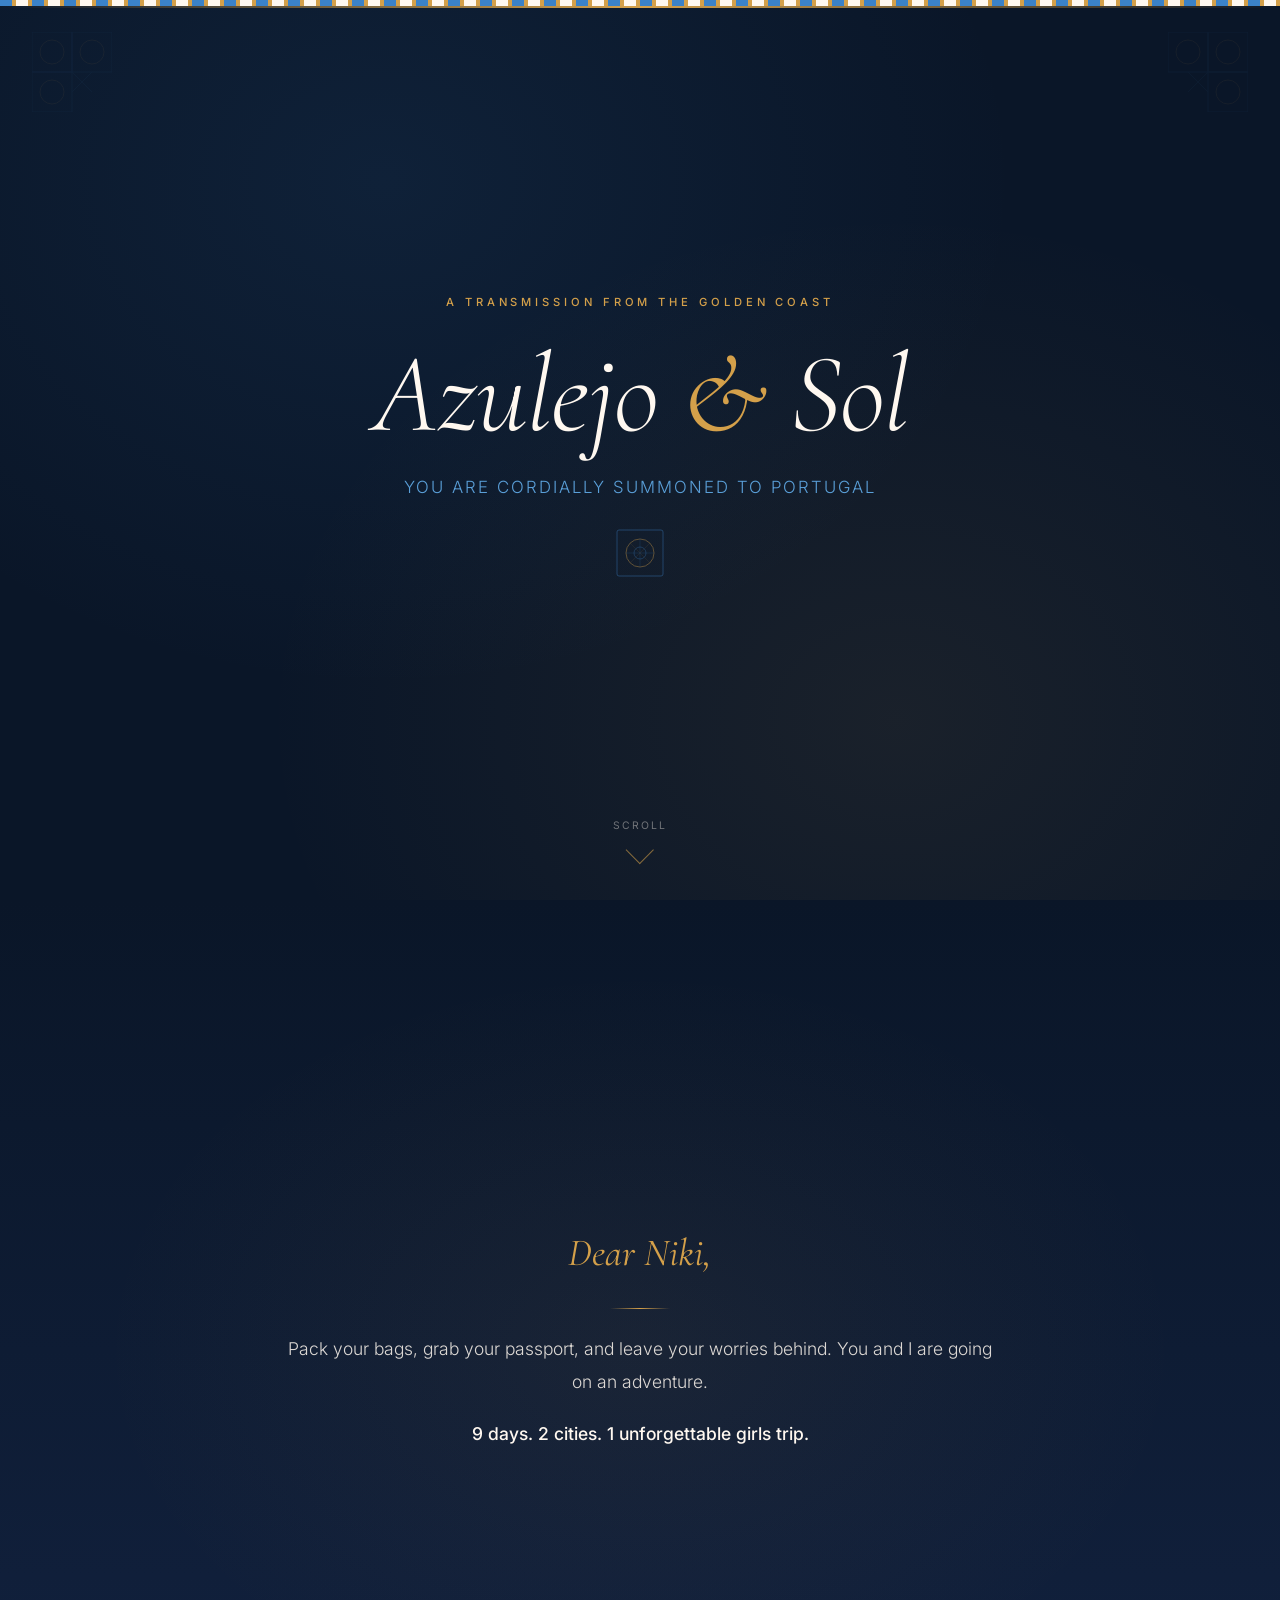
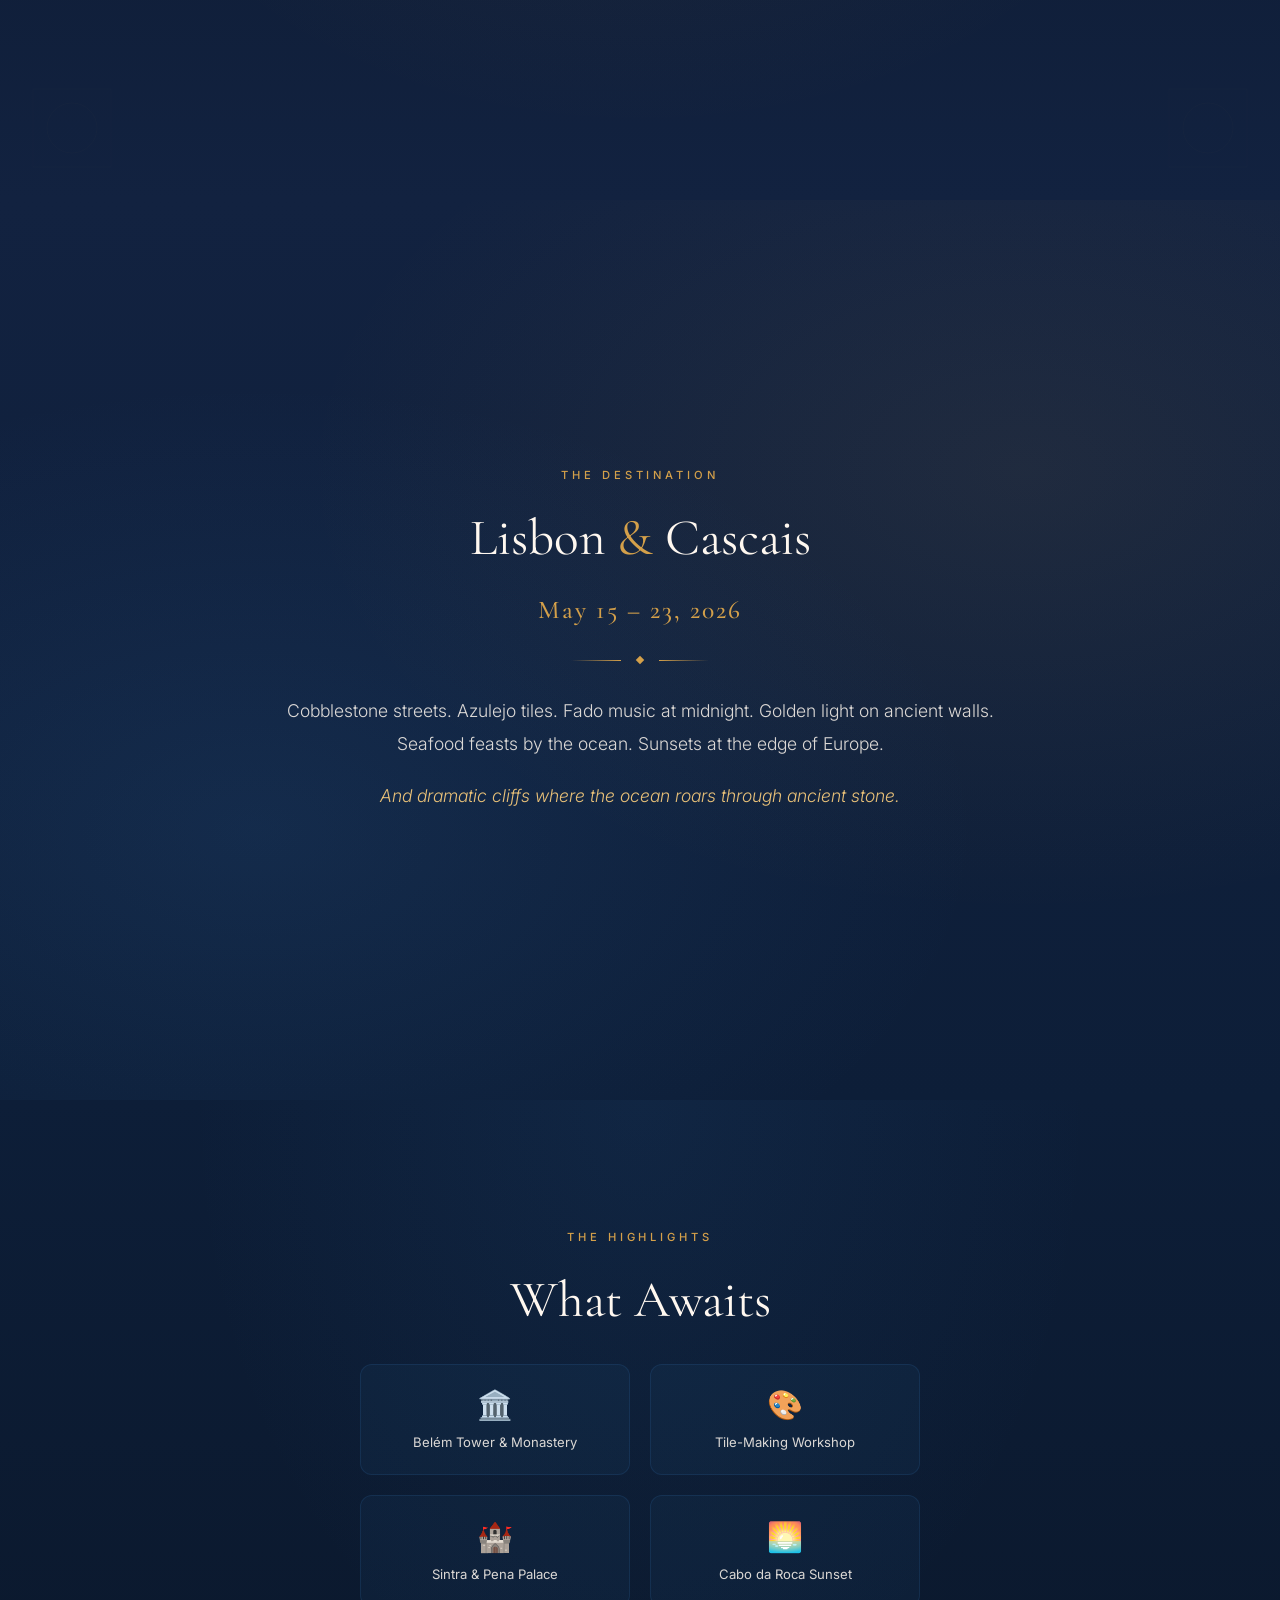
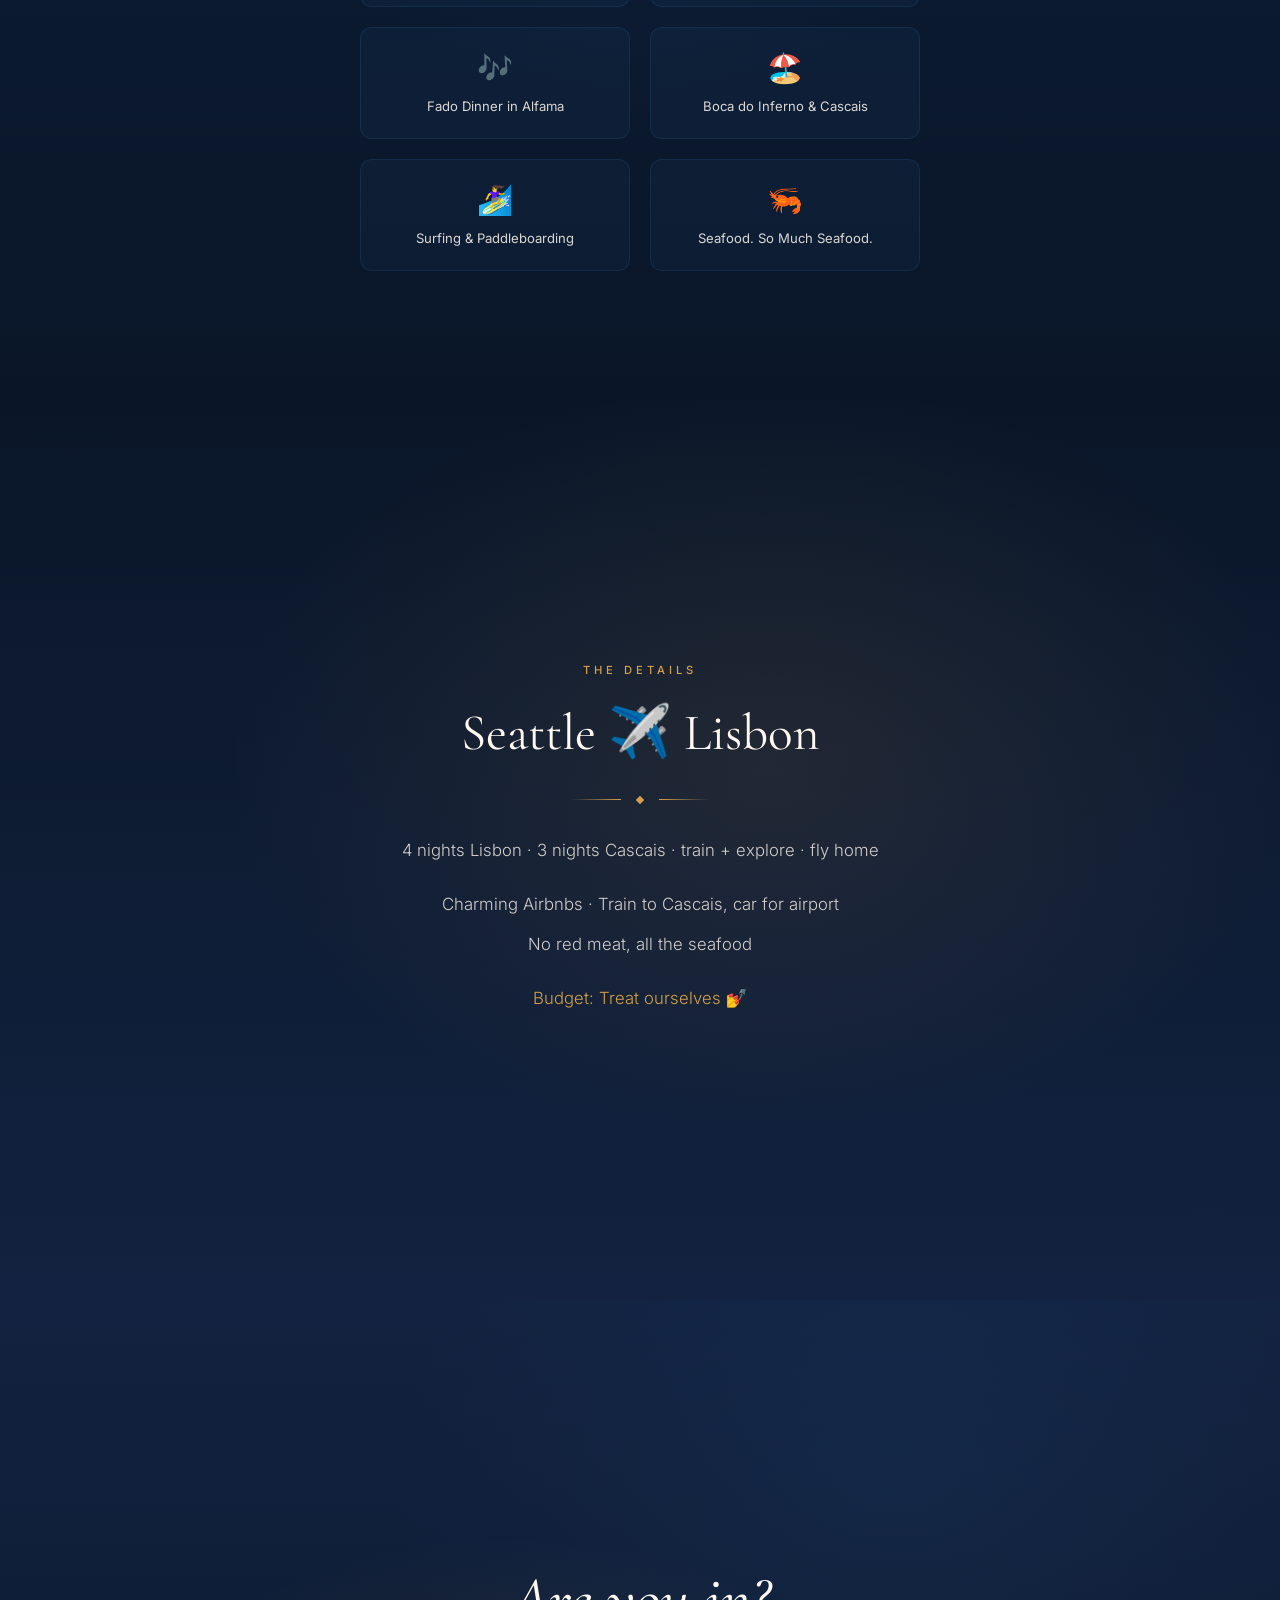
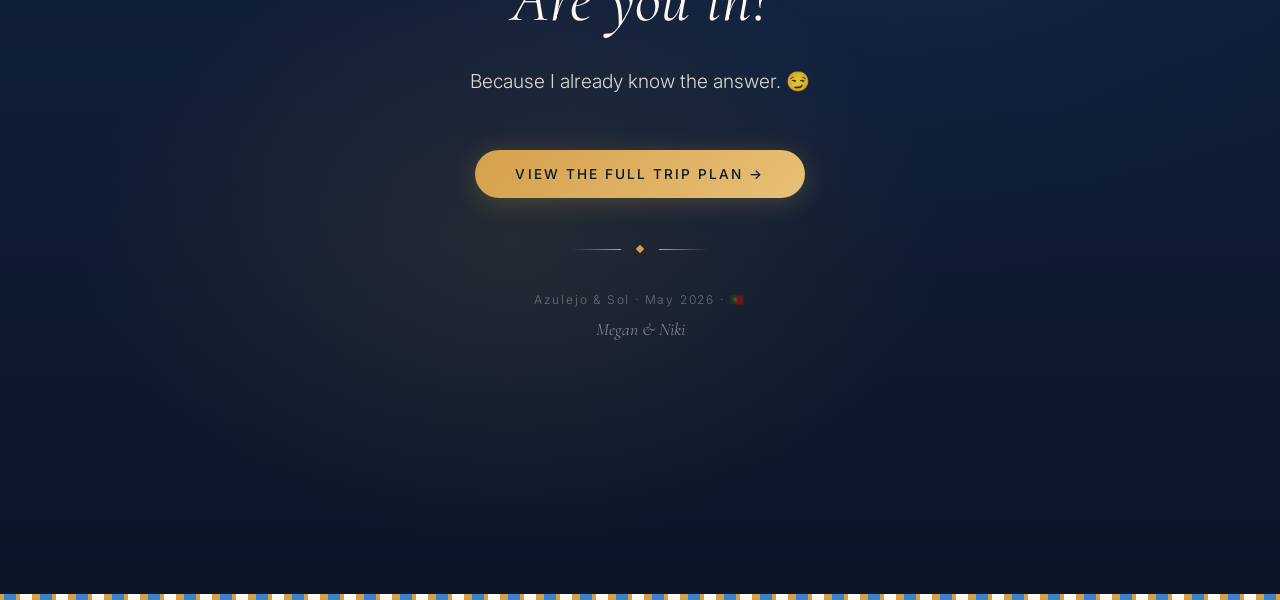
<file: index.html>
<!DOCTYPE html>
<html lang="en">
<head>
<meta charset="UTF-8">
<meta name="viewport" content="width=device-width, initial-scale=1.0">
<title>Azulejo &amp; Sol — Portugal 2026</title>
<link rel="preconnect" href="https://fonts.googleapis.com">
<link rel="preconnect" href="https://fonts.gstatic.com" crossorigin>
<link href="https://fonts.googleapis.com/css2?family=Cormorant+Garamond:ital,wght@0,300;0,400;0,500;0,600;0,700;1,300;1,400&family=Inter:wght@300;400;500;600&display=swap" rel="stylesheet">
<style>
  *, *::before, *::after { margin: 0; padding: 0; box-sizing: border-box; }

  :root {
    --navy: #0A1628;
    --blue: #3B82C8;
    --gold: #D4A04A;
    --cream: #FFF8F0;
    --blue-light: #5A9FD8;
    --gold-light: #E8C078;
    --navy-soft: #122240;
  }

  html {
    scroll-snap-type: y mandatory;
    scroll-behavior: smooth;
    overflow-x: hidden;
  }

  body {
    font-family: 'Inter', sans-serif;
    color: var(--cream);
    background: var(--navy);
    overflow-x: hidden;
  }

  /* ---------- Tile Pattern Backgrounds ---------- */
  .tile-pattern {
    background-image:
      linear-gradient(45deg, rgba(59,130,200,0.06) 25%, transparent 25%),
      linear-gradient(-45deg, rgba(59,130,200,0.06) 25%, transparent 25%),
      linear-gradient(45deg, transparent 75%, rgba(59,130,200,0.06) 75%),
      linear-gradient(-45deg, transparent 75%, rgba(59,130,200,0.06) 75%);
    background-size: 40px 40px;
    background-position: 0 0, 0 20px, 20px -20px, -20px 0;
  }

  .tile-pattern-gold {
    background-image:
      linear-gradient(45deg, rgba(212,160,74,0.07) 25%, transparent 25%),
      linear-gradient(-45deg, rgba(212,160,74,0.07) 25%, transparent 25%),
      linear-gradient(45deg, transparent 75%, rgba(212,160,74,0.07) 75%),
      linear-gradient(-45deg, transparent 75%, rgba(212,160,74,0.07) 75%);
    background-size: 40px 40px;
    background-position: 0 0, 0 20px, 20px -20px, -20px 0;
  }

  /* ---------- Decorative Tile Border ---------- */
  .tile-border-top {
    position: relative;
  }
  .tile-border-top::before {
    content: '';
    position: absolute;
    top: 0; left: 0; right: 0;
    height: 6px;
    background: repeating-linear-gradient(
      90deg,
      var(--blue) 0px, var(--blue) 12px,
      var(--gold) 12px, var(--gold) 16px,
      var(--cream) 16px, var(--cream) 28px,
      var(--gold) 28px, var(--gold) 32px
    );
  }
  .tile-border-top::after {
    content: '';
    position: absolute;
    top: 6px; left: 0; right: 0;
    height: 2px;
    background: linear-gradient(90deg, transparent, var(--gold), transparent);
  }

  .tile-border-bottom::after {
    content: '';
    position: absolute;
    bottom: 0; left: 0; right: 0;
    height: 6px;
    background: repeating-linear-gradient(
      90deg,
      var(--gold) 0px, var(--gold) 4px,
      var(--blue) 4px, var(--blue) 16px,
      var(--gold) 16px, var(--gold) 20px,
      var(--cream) 20px, var(--cream) 32px,
      var(--gold) 32px, var(--gold) 36px
    );
  }

  /* ---------- Panels ---------- */
  .panel {
    min-height: 100vh;
    min-height: 100dvh;
    scroll-snap-align: start;
    display: flex;
    flex-direction: column;
    align-items: center;
    justify-content: center;
    padding: 3rem 1.5rem;
    position: relative;
    overflow: hidden;
  }

  .panel-inner {
    max-width: 720px;
    width: 100%;
    text-align: center;
  }

  /* ---------- Typography ---------- */
  h1, h2, h3, .heading-font {
    font-family: 'Cormorant Garamond', 'Georgia', serif;
  }

  .overline {
    font-family: 'Inter', sans-serif;
    font-size: 0.7rem;
    font-weight: 500;
    letter-spacing: 0.35em;
    text-transform: uppercase;
    color: var(--gold);
    margin-bottom: 1.5rem;
  }

  .main-title {
    font-family: 'Cormorant Garamond', serif;
    font-size: clamp(3.5rem, 10vw, 7rem);
    font-weight: 300;
    font-style: italic;
    line-height: 1.1;
    color: var(--cream);
    margin-bottom: 1.25rem;
    letter-spacing: -0.01em;
  }
  .main-title .ampersand {
    color: var(--gold);
    font-weight: 400;
  }

  .subtitle {
    font-family: 'Inter', sans-serif;
    font-size: clamp(0.85rem, 2vw, 1.05rem);
    font-weight: 300;
    letter-spacing: 0.12em;
    text-transform: uppercase;
    color: var(--blue-light);
    margin-bottom: 2rem;
  }

  .section-heading {
    font-family: 'Cormorant Garamond', serif;
    font-size: clamp(2rem, 5vw, 3.2rem);
    font-weight: 400;
    color: var(--cream);
    margin-bottom: 1.5rem;
    line-height: 1.25;
  }

  .section-heading .accent {
    color: var(--gold);
  }

  .body-text {
    font-family: 'Inter', sans-serif;
    font-size: clamp(0.95rem, 2.2vw, 1.1rem);
    font-weight: 300;
    line-height: 1.85;
    color: rgba(255,248,240,0.85);
    margin-bottom: 1.2rem;
  }

  .body-text strong {
    font-weight: 500;
    color: var(--cream);
  }

  .greeting {
    font-family: 'Cormorant Garamond', serif;
    font-size: clamp(1.6rem, 4vw, 2.4rem);
    font-style: italic;
    color: var(--gold);
    margin-bottom: 2rem;
  }

  .detail-line {
    font-family: 'Inter', sans-serif;
    font-size: clamp(0.9rem, 2vw, 1.05rem);
    font-weight: 300;
    line-height: 1.8;
    color: rgba(255,248,240,0.8);
    margin-bottom: 0.6rem;
  }

  .big-date {
    font-family: 'Cormorant Garamond', serif;
    font-size: clamp(1.2rem, 3vw, 1.6rem);
    font-weight: 500;
    color: var(--gold);
    letter-spacing: 0.08em;
    margin-top: 1.5rem;
    margin-bottom: 1.5rem;
  }

  /* ---------- Scroll Indicator ---------- */
  .scroll-indicator {
    position: absolute;
    bottom: 2.5rem;
    left: 50%;
    transform: translateX(-50%);
    display: flex;
    flex-direction: column;
    align-items: center;
    gap: 0.5rem;
    animation: float 2.5s ease-in-out infinite;
  }
  .scroll-indicator span {
    font-size: 0.65rem;
    letter-spacing: 0.2em;
    text-transform: uppercase;
    color: rgba(255,248,240,0.4);
    font-family: 'Inter', sans-serif;
  }
  .scroll-arrow {
    width: 20px; height: 20px;
    border-right: 1.5px solid var(--gold);
    border-bottom: 1.5px solid var(--gold);
    transform: rotate(45deg);
    opacity: 0.6;
  }
  @keyframes float {
    0%, 100% { transform: translateX(-50%) translateY(0); }
    50% { transform: translateX(-50%) translateY(10px); }
  }

  /* ---------- Panel Backgrounds ---------- */
  .panel-1 {
    background:
      radial-gradient(ellipse at 30% 20%, rgba(59,130,200,0.1) 0%, transparent 50%),
      radial-gradient(ellipse at 70% 80%, rgba(212,160,74,0.08) 0%, transparent 50%),
      var(--navy);
  }

  .panel-2 {
    background:
      radial-gradient(ellipse at 50% 50%, rgba(212,160,74,0.06) 0%, transparent 60%),
      linear-gradient(180deg, var(--navy) 0%, var(--navy-soft) 100%);
  }

  .panel-3 {
    background:
      radial-gradient(ellipse at 20% 70%, rgba(59,130,200,0.12) 0%, transparent 50%),
      radial-gradient(ellipse at 80% 30%, rgba(212,160,74,0.08) 0%, transparent 50%),
      linear-gradient(180deg, var(--navy-soft) 0%, #0D1E38 100%);
  }

  .panel-4 {
    background:
      radial-gradient(ellipse at 50% 0%, rgba(59,130,200,0.08) 0%, transparent 50%),
      linear-gradient(180deg, #0D1E38 0%, var(--navy) 100%);
  }

  .panel-5 {
    background:
      radial-gradient(ellipse at 60% 40%, rgba(212,160,74,0.1) 0%, transparent 50%),
      linear-gradient(180deg, var(--navy) 0%, var(--navy-soft) 100%);
  }

  .panel-6 {
    background:
      radial-gradient(ellipse at 40% 60%, rgba(212,160,74,0.12) 0%, transparent 40%),
      radial-gradient(ellipse at 70% 20%, rgba(59,130,200,0.08) 0%, transparent 40%),
      linear-gradient(180deg, var(--navy-soft) 0%, var(--navy) 100%);
  }

  /* ---------- Divider ---------- */
  .divider {
    width: 60px;
    height: 1px;
    background: linear-gradient(90deg, transparent, var(--gold), transparent);
    margin: 1.5rem auto;
  }

  .diamond-divider {
    display: flex;
    align-items: center;
    justify-content: center;
    gap: 1rem;
    margin: 2rem auto;
  }
  .diamond-divider::before,
  .diamond-divider::after {
    content: '';
    width: 50px;
    height: 1px;
    background: linear-gradient(90deg, transparent, var(--gold));
  }
  .diamond-divider::after {
    background: linear-gradient(90deg, var(--gold), transparent);
  }
  .diamond-divider .diamond {
    width: 6px; height: 6px;
    background: var(--gold);
    transform: rotate(45deg);
    flex-shrink: 0;
  }

  /* ---------- Highlights Grid ---------- */
  .highlights-grid {
    display: grid;
    grid-template-columns: repeat(2, 1fr);
    gap: 1.25rem;
    margin-top: 2rem;
    max-width: 560px;
    margin-left: auto;
    margin-right: auto;
  }

  .highlight-card {
    background: rgba(59,130,200,0.06);
    border: 1px solid rgba(59,130,200,0.15);
    border-radius: 12px;
    padding: 1.4rem 1rem;
    text-align: center;
    transition: border-color 0.3s ease, background 0.3s ease;
  }
  .highlight-card:hover {
    border-color: rgba(212,160,74,0.4);
    background: rgba(212,160,74,0.06);
  }

  .highlight-card .icon {
    font-size: 1.8rem;
    margin-bottom: 0.6rem;
    display: block;
  }

  .highlight-card .label {
    font-family: 'Inter', sans-serif;
    font-size: 0.82rem;
    font-weight: 400;
    color: rgba(255,248,240,0.85);
    line-height: 1.4;
  }

  /* ---------- CTA Button ---------- */
  .cta-button {
    display: inline-block;
    font-family: 'Inter', sans-serif;
    font-size: 0.85rem;
    font-weight: 500;
    letter-spacing: 0.15em;
    text-transform: uppercase;
    color: var(--navy);
    background: linear-gradient(135deg, var(--gold), var(--gold-light));
    padding: 1rem 2.5rem;
    border-radius: 50px;
    text-decoration: none;
    transition: transform 0.3s ease, box-shadow 0.3s ease;
    margin-top: 2rem;
    box-shadow: 0 4px 24px rgba(212,160,74,0.25);
  }
  .cta-button:hover {
    transform: translateY(-2px);
    box-shadow: 0 8px 32px rgba(212,160,74,0.35);
  }

  /* ---------- Footer ---------- */
  .footer-text {
    font-family: 'Inter', sans-serif;
    font-size: 0.75rem;
    font-weight: 300;
    letter-spacing: 0.15em;
    color: rgba(255,248,240,0.35);
    margin-top: 2.5rem;
  }

  .names {
    font-family: 'Cormorant Garamond', serif;
    font-size: 1.1rem;
    font-style: italic;
    color: rgba(255,248,240,0.45);
    margin-top: 0.75rem;
  }

  /* ---------- Entrance Animations ---------- */
  .reveal {
    opacity: 0;
    transform: translateY(30px);
    transition: opacity 0.8s ease, transform 0.8s ease;
  }
  .reveal.visible {
    opacity: 1;
    transform: translateY(0);
  }
  .reveal-delay-1 { transition-delay: 0.15s; }
  .reveal-delay-2 { transition-delay: 0.3s; }
  .reveal-delay-3 { transition-delay: 0.45s; }
  .reveal-delay-4 { transition-delay: 0.6s; }
  .reveal-delay-5 { transition-delay: 0.75s; }
  .reveal-delay-6 { transition-delay: 0.9s; }
  .reveal-delay-7 { transition-delay: 1.05s; }

  /* ---------- Decorative Corner Tiles ---------- */
  .corner-tile {
    position: absolute;
    width: 80px; height: 80px;
    opacity: 0.06;
  }
  .corner-tile.tl { top: 2rem; left: 2rem; }
  .corner-tile.tr { top: 2rem; right: 2rem; transform: scaleX(-1); }
  .corner-tile.bl { bottom: 2rem; left: 2rem; transform: scaleY(-1); }
  .corner-tile.br { bottom: 2rem; right: 2rem; transform: scale(-1); }

  .corner-tile svg {
    width: 100%; height: 100%;
  }

  /* ---------- Inline SVG tile motif ---------- */
  .tile-motif {
    width: 48px; height: 48px;
    margin: 0 auto 1.5rem;
    opacity: 0.5;
  }

  /* ---------- Details styling ---------- */
  .detail-block {
    margin-bottom: 1.5rem;
  }
  .detail-emoji {
    font-size: 1.3rem;
    margin-bottom: 0.3rem;
    display: block;
  }

  /* ---------- Mobile Responsive ---------- */
  @media (max-width: 600px) {
    .panel { padding: 2rem 1.25rem; }
    .highlights-grid {
      grid-template-columns: repeat(2, 1fr);
      gap: 0.75rem;
    }
    .highlight-card { padding: 1.1rem 0.6rem; }
    .highlight-card .icon { font-size: 1.5rem; }
    .highlight-card .label { font-size: 0.75rem; }
    .cta-button { padding: 0.85rem 2rem; font-size: 0.8rem; }
    .corner-tile { width: 50px; height: 50px; }
    .corner-tile.tl { top: 1rem; left: 1rem; }
    .corner-tile.tr { top: 1rem; right: 1rem; }
    .corner-tile.bl { bottom: 1rem; left: 1rem; }
    .corner-tile.br { bottom: 1rem; right: 1rem; }
  }

  @media (max-width: 380px) {
    .main-title { font-size: 3rem; }
    .highlights-grid { grid-template-columns: 1fr; }
  }
</style>
</head>
<body>

<!-- ====== PANEL 1: OPENING ====== -->
<section class="panel panel-1 tile-border-top tile-pattern" id="panel-1">
  <!-- Decorative corners -->
  <div class="corner-tile tl"><svg viewBox="0 0 80 80" fill="none" xmlns="http://www.w3.org/2000/svg"><path d="M0 0h80v80H0z" fill="none"/><path d="M0 0h40v40H0z" stroke="#3B82C8" stroke-width="1"/><path d="M40 0h40v40H40z" stroke="#3B82C8" stroke-width="1"/><path d="M0 40h40v40H0z" stroke="#3B82C8" stroke-width="1"/><circle cx="20" cy="20" r="12" stroke="#D4A04A" stroke-width="1"/><circle cx="60" cy="20" r="12" stroke="#D4A04A" stroke-width="1"/><circle cx="20" cy="60" r="12" stroke="#D4A04A" stroke-width="1"/><path d="M40 40l20 20M40 60l20-20" stroke="#3B82C8" stroke-width="0.8"/></svg></div>
  <div class="corner-tile tr"><svg viewBox="0 0 80 80" fill="none" xmlns="http://www.w3.org/2000/svg"><path d="M0 0h80v80H0z" fill="none"/><path d="M0 0h40v40H0z" stroke="#3B82C8" stroke-width="1"/><path d="M40 0h40v40H40z" stroke="#3B82C8" stroke-width="1"/><path d="M0 40h40v40H0z" stroke="#3B82C8" stroke-width="1"/><circle cx="20" cy="20" r="12" stroke="#D4A04A" stroke-width="1"/><circle cx="60" cy="20" r="12" stroke="#D4A04A" stroke-width="1"/><circle cx="20" cy="60" r="12" stroke="#D4A04A" stroke-width="1"/><path d="M40 40l20 20M40 60l20-20" stroke="#3B82C8" stroke-width="0.8"/></svg></div>

  <div class="panel-inner">
    <p class="overline reveal">A Transmission from the Golden Coast</p>
    <h1 class="main-title reveal reveal-delay-1">Azulejo <span class="ampersand">&amp;</span> Sol</h1>
    <p class="subtitle reveal reveal-delay-2">You are cordially summoned to Portugal</p>

    <!-- Decorative tile motif -->
    <div class="reveal reveal-delay-3">
      <svg class="tile-motif" viewBox="0 0 48 48" fill="none" xmlns="http://www.w3.org/2000/svg">
        <rect x="1" y="1" width="46" height="46" rx="2" stroke="#3B82C8" stroke-width="0.8"/>
        <circle cx="24" cy="24" r="14" stroke="#D4A04A" stroke-width="0.8"/>
        <path d="M24 10v28M10 24h28" stroke="#3B82C8" stroke-width="0.5" opacity="0.6"/>
        <path d="M14 14l20 20M34 14L14 34" stroke="#D4A04A" stroke-width="0.4" opacity="0.4"/>
        <circle cx="24" cy="24" r="6" stroke="#3B82C8" stroke-width="0.6"/>
      </svg>
    </div>
  </div>

  <div class="scroll-indicator">
    <span>Scroll</span>
    <div class="scroll-arrow"></div>
  </div>
</section>

<!-- ====== PANEL 2: THE INVITATION ====== -->
<section class="panel panel-2" id="panel-2">
  <div class="corner-tile bl"><svg viewBox="0 0 80 80" fill="none" xmlns="http://www.w3.org/2000/svg"><rect x="1" y="1" width="78" height="78" stroke="#D4A04A" stroke-width="0.5" opacity="0.5"/><path d="M0 0l80 80M80 0L0 80" stroke="#3B82C8" stroke-width="0.4" opacity="0.3"/><circle cx="40" cy="40" r="25" stroke="#D4A04A" stroke-width="0.6" opacity="0.5"/></svg></div>
  <div class="corner-tile br"><svg viewBox="0 0 80 80" fill="none" xmlns="http://www.w3.org/2000/svg"><rect x="1" y="1" width="78" height="78" stroke="#D4A04A" stroke-width="0.5" opacity="0.5"/><path d="M0 0l80 80M80 0L0 80" stroke="#3B82C8" stroke-width="0.4" opacity="0.3"/><circle cx="40" cy="40" r="25" stroke="#D4A04A" stroke-width="0.6" opacity="0.5"/></svg></div>

  <div class="panel-inner">
    <p class="greeting reveal">Dear Niki,</p>
    <div class="divider reveal reveal-delay-1"></div>
    <p class="body-text reveal reveal-delay-2">Pack your bags, grab your passport, and leave your worries behind. You and I are going on an adventure.</p>
    <p class="body-text reveal reveal-delay-3"><strong>9 days. 2 cities. 1 unforgettable girls trip.</strong></p>
  </div>
</section>

<!-- ====== PANEL 3: THE DESTINATION ====== -->
<section class="panel panel-3 tile-pattern" id="panel-3">
  <div class="panel-inner">
    <p class="overline reveal">The Destination</p>
    <h2 class="section-heading reveal reveal-delay-1">Lisbon <span class="accent">&amp;</span> Cascais</h2>
    <p class="big-date reveal reveal-delay-2">May 15 – 23, 2026</p>

    <div class="diamond-divider reveal reveal-delay-2">
      <div class="diamond"></div>
    </div>

    <p class="body-text reveal reveal-delay-3">Cobblestone streets. Azulejo tiles. Fado music at midnight. Golden light on ancient walls. Seafood feasts by the ocean. Sunsets at the edge of Europe.</p>
    <p class="body-text reveal reveal-delay-4" style="color: var(--gold-light); font-style: italic;">And dramatic cliffs where the ocean roars through ancient stone.</p>
  </div>
</section>

<!-- ====== PANEL 4: THE HIGHLIGHTS ====== -->
<section class="panel panel-4 tile-pattern-gold" id="panel-4">
  <div class="panel-inner">
    <p class="overline reveal">The Highlights</p>
    <h2 class="section-heading reveal reveal-delay-1">What Awaits</h2>

    <div class="highlights-grid">
      <div class="highlight-card reveal reveal-delay-1">
        <span class="icon">🏛️</span>
        <span class="label">Belém Tower &amp; Monastery</span>
      </div>
      <div class="highlight-card reveal reveal-delay-2">
        <span class="icon">🎨</span>
        <span class="label">Tile-Making Workshop</span>
      </div>
      <div class="highlight-card reveal reveal-delay-3">
        <span class="icon">🏰</span>
        <span class="label">Sintra &amp; Pena Palace</span>
      </div>
      <div class="highlight-card reveal reveal-delay-4">
        <span class="icon">🌅</span>
        <span class="label">Cabo da Roca Sunset</span>
      </div>
      <div class="highlight-card reveal reveal-delay-5">
        <span class="icon">🎶</span>
        <span class="label">Fado Dinner in Alfama</span>
      </div>
      <div class="highlight-card reveal reveal-delay-6">
        <span class="icon">🏖️</span>
        <span class="label">Boca do Inferno &amp; Cascais</span>
      </div>
      <div class="highlight-card reveal reveal-delay-5">
        <span class="icon">🏄‍♀️</span>
        <span class="label">Surfing &amp; Paddleboarding</span>
      </div>
      <div class="highlight-card reveal reveal-delay-6">
        <span class="icon">🦐</span>
        <span class="label">Seafood. So Much Seafood.</span>
      </div>
    </div>
  </div>
</section>

<!-- ====== PANEL 5: THE DETAILS ====== -->
<section class="panel panel-5" id="panel-5">
  <div class="corner-tile tl"><svg viewBox="0 0 80 80" fill="none" xmlns="http://www.w3.org/2000/svg"><rect x="1" y="1" width="78" height="78" stroke="#3B82C8" stroke-width="0.5" opacity="0.4"/><path d="M20 1v78M40 1v78M60 1v78M1 20h78M1 40h78M1 60h78" stroke="#3B82C8" stroke-width="0.3" opacity="0.2"/><circle cx="40" cy="40" r="18" stroke="#D4A04A" stroke-width="0.5" opacity="0.4"/></svg></div>
  <div class="corner-tile br"><svg viewBox="0 0 80 80" fill="none" xmlns="http://www.w3.org/2000/svg"><rect x="1" y="1" width="78" height="78" stroke="#3B82C8" stroke-width="0.5" opacity="0.4"/><path d="M20 1v78M40 1v78M60 1v78M1 20h78M1 40h78M1 60h78" stroke="#3B82C8" stroke-width="0.3" opacity="0.2"/><circle cx="40" cy="40" r="18" stroke="#D4A04A" stroke-width="0.5" opacity="0.4"/></svg></div>

  <div class="panel-inner">
    <p class="overline reveal">The Details</p>
    <h2 class="section-heading reveal reveal-delay-1">Seattle <span class="accent">✈️</span> Lisbon</h2>

    <div class="diamond-divider reveal reveal-delay-2">
      <div class="diamond"></div>
    </div>

    <div class="detail-block reveal reveal-delay-2">
      <p class="detail-line">4 nights Lisbon · 3 nights Cascais · train + explore · fly home</p>
    </div>

    <div class="detail-block reveal reveal-delay-3">
      <p class="detail-line">Charming Airbnbs · Train to Cascais, car for airport</p>
      <p class="detail-line">No red meat, all the seafood</p>
    </div>

    <div class="detail-block reveal reveal-delay-4">
      <p class="detail-line" style="color: var(--gold);">Budget: Treat ourselves 💅</p>
    </div>
  </div>
</section>

<!-- ====== PANEL 6: SIGN OFF ====== -->
<section class="panel panel-6 tile-border-bottom" id="panel-6">
  <div class="panel-inner">
    <h2 class="section-heading reveal" style="font-size: clamp(2.5rem, 6vw, 4rem); font-style: italic;">Are you in?</h2>

    <p class="body-text reveal reveal-delay-1" style="font-size: 1.2rem; margin-top: 0.5rem;">Because I already know the answer. 😏</p>

    <div class="reveal reveal-delay-2">
      <a href="trip-hub.html" class="cta-button">View the Full Trip Plan →</a>
    </div>

    <div class="diamond-divider reveal reveal-delay-3" style="margin-top: 3rem;">
      <div class="diamond"></div>
    </div>

    <p class="footer-text reveal reveal-delay-4">Azulejo &amp; Sol · May 2026 · 🇵🇹</p>
    <p class="names reveal reveal-delay-5">Megan &amp; Niki</p>
  </div>
</section>

<script>
  // IntersectionObserver for scroll-triggered animations
  document.addEventListener('DOMContentLoaded', function () {
    var reveals = document.querySelectorAll('.reveal');
    var observer = new IntersectionObserver(function (entries) {
      entries.forEach(function (entry) {
        if (entry.isIntersecting) {
          entry.target.classList.add('visible');
        }
      });
    }, {
      threshold: 0.15,
      rootMargin: '0px 0px -40px 0px'
    });

    reveals.forEach(function (el) { observer.observe(el); });

    // Make Panel 1 elements visible immediately
    document.querySelectorAll('#panel-1 .reveal').forEach(function (el) {
      el.classList.add('visible');
    });
  });
</script>

</body>
</html>
</file>
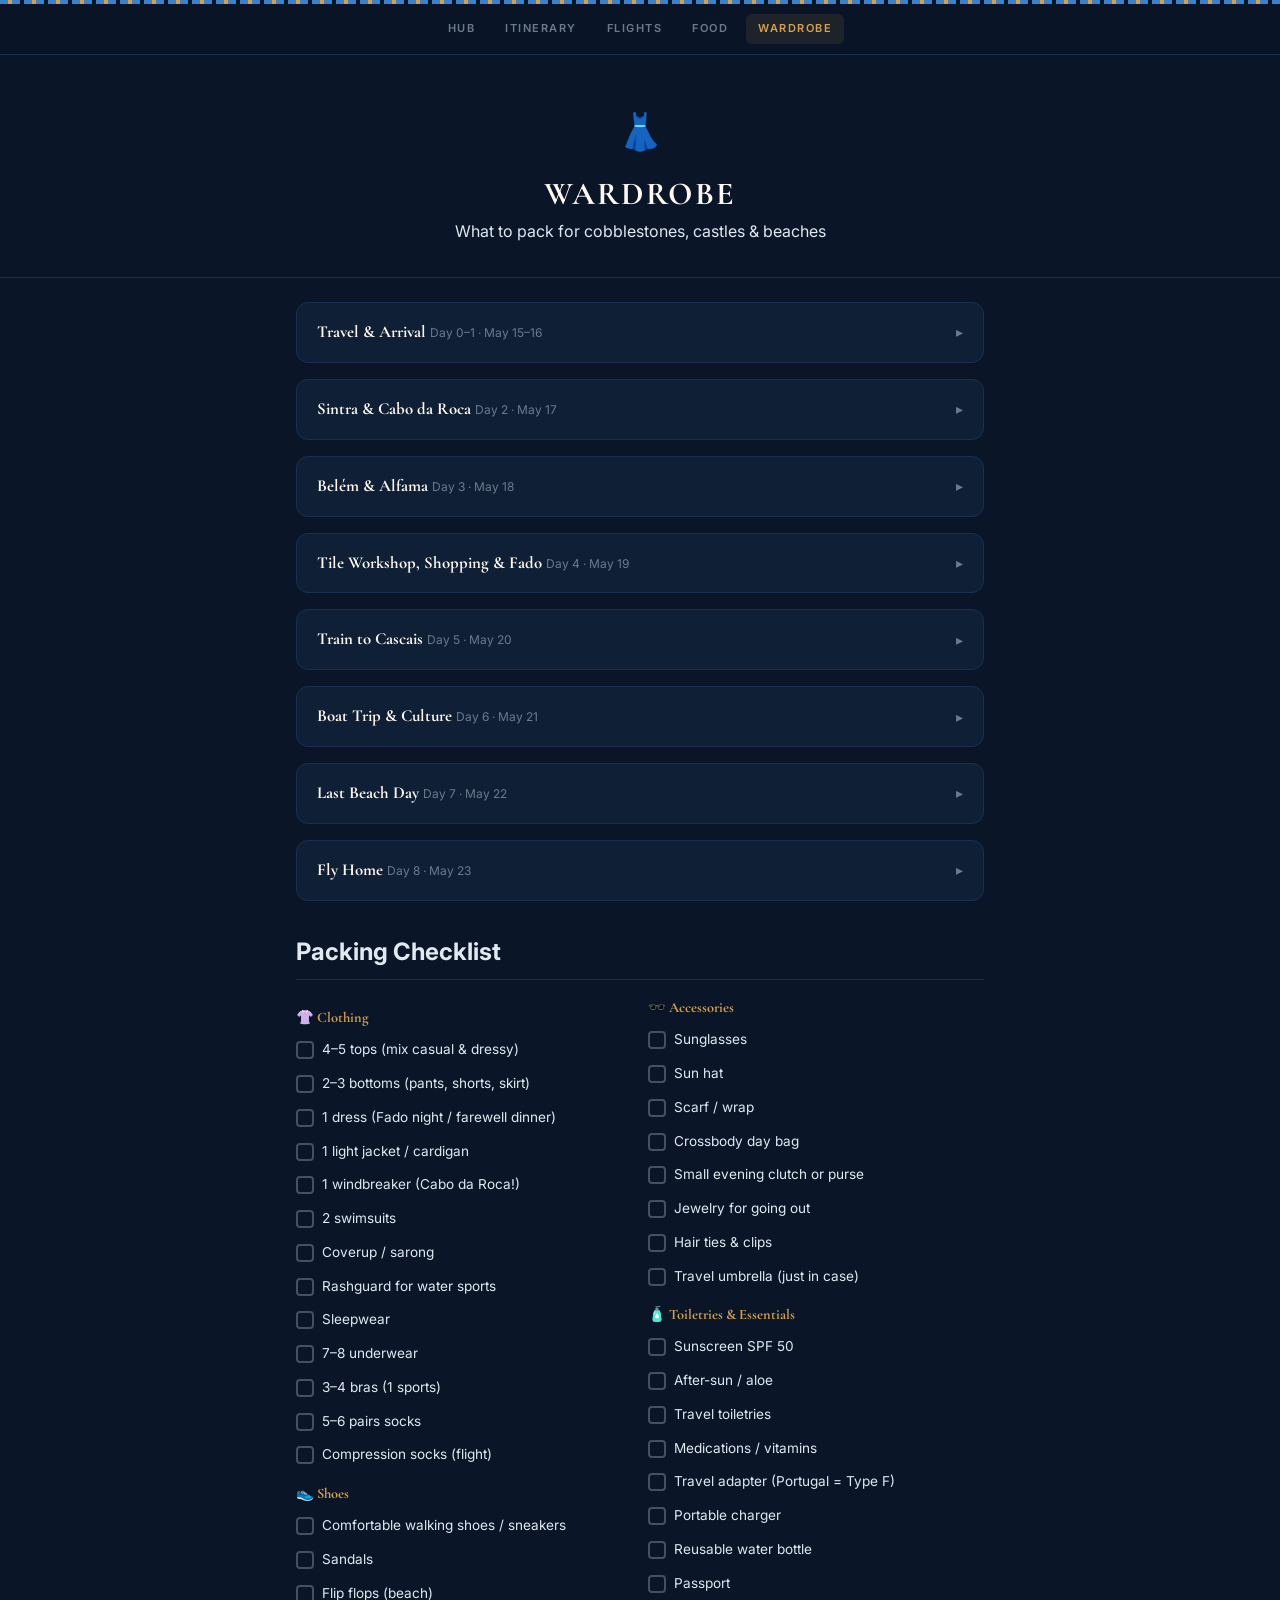
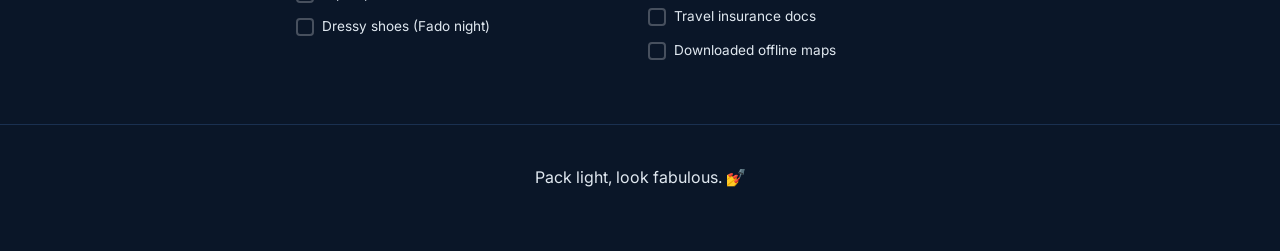
<file: clothing.html>
<!DOCTYPE html>
<html lang="en">
<head>
  <meta charset="UTF-8">
  <meta name="viewport" content="width=device-width, initial-scale=1.0">
  <title>Wardrobe &amp; Packing — Azulejo &amp; Sol</title>
  <link rel="stylesheet" href="styles.css">
</head>
<body>

<div class="tile-border"></div>

<nav class="top-nav">
  <a href="trip-hub.html">Hub</a>
  <a href="itinerary.html">Itinerary</a>
  <a href="flights.html">Flights</a>
  <a href="meals.html">Food</a>
  <a href="clothing.html" class="active">Wardrobe</a>
</nav>

<header class="page-header">
  <div class="emblem">👗</div>
  <h1>WARDROBE</h1>
  <p>What to pack for cobblestones, castles &amp; beaches</p>
</header>

<main class="container">

  <!-- ==================== DAY CARDS ==================== -->

  <div class="cloth-card">
    <div class="cloth-head" onclick="toggle(this)">
      <div>
        <span class="cloth-title">Travel &amp; Arrival</span>
        <span class="cloth-when">Day 0–1 · May 15–16</span>
      </div>
      <span class="cloth-chev">▸</span>
    </div>
    <div class="cloth-body">
      <div class="cloth-content">
        <ul>
          <li>Comfortable travel outfit — leggings or soft pants, oversized tee or sweater, sneakers</li>
          <li>Layer: light jacket or cardigan for the plane</li>
          <li>Crossbody bag (hands-free for airport)</li>
          <li>Compression socks for the long flight</li>
          <li>Change of underwear in carry-on (just in case luggage is delayed!)</li>
        </ul>
      </div>
    </div>
  </div>

  <div class="cloth-card">
    <div class="cloth-head" onclick="toggle(this)">
      <div>
        <span class="cloth-title">Sintra &amp; Cabo da Roca</span>
        <span class="cloth-when">Day 2 · May 17</span>
      </div>
      <span class="cloth-chev">▸</span>
    </div>
    <div class="cloth-body">
      <div class="cloth-content">
        <ul>
          <li>Athletic-chic: leggings or hiking pants + stylish tee or tank</li>
          <li>Comfortable sneakers or light hiking shoes (Sintra hills are steep!)</li>
          <li>Light jacket or windbreaker (Cabo da Roca is VERY windy and cooler)</li>
          <li>Hair tie (wind at the cliffs!)</li>
          <li>Small backpack for the day</li>
        </ul>
      </div>
    </div>
  </div>

  <div class="cloth-card">
    <div class="cloth-head" onclick="toggle(this)">
      <div>
        <span class="cloth-title">Belém &amp; Alfama</span>
        <span class="cloth-when">Day 3 · May 18</span>
      </div>
      <span class="cloth-chev">▸</span>
    </div>
    <div class="cloth-body">
      <div class="cloth-content">
        <ul>
          <li>Linen pants or midi skirt + cute blouse or flowy top</li>
          <li>Comfortable walking shoes (COBBLESTONES - sneakers or low wedges)</li>
          <li>Crossbody bag (pickpocket-safe in Alfama)</li>
          <li>Sunglasses + sunscreen</li>
          <li>Light cardigan for evening rooftop dinner</li>
        </ul>
      </div>
    </div>
  </div>

  <div class="cloth-card">
    <div class="cloth-head" onclick="toggle(this)">
      <div>
        <span class="cloth-title">Tile Workshop, Shopping &amp; Fado</span>
        <span class="cloth-when">Day 4 · May 19</span>
      </div>
      <span class="cloth-chev">▸</span>
    </div>
    <div class="cloth-body">
      <div class="cloth-content">
        <ul>
          <li>AM: Casual cute — jeans/pants + nice top (tile workshop = might get clay on you)</li>
          <li>PM: Change for Fado dinner — smart-casual dress or blouse + nice pants</li>
          <li>Comfortable shoes that can go from workshop to dinner</li>
          <li>Scarf or wrap for the cool Alfama evening streets</li>
          <li>Earrings/jewelry for Fado night out ✨</li>
        </ul>
      </div>
    </div>
  </div>

  <div class="cloth-card">
    <div class="cloth-head" onclick="toggle(this)">
      <div>
        <span class="cloth-title">Train to Cascais</span>
        <span class="cloth-when">Day 5 · May 20</span>
      </div>
      <span class="cloth-chev">▸</span>
    </div>
    <div class="cloth-body">
      <div class="cloth-content">
        <ul>
          <li>Comfortable cute outfit for train ride + exploring Cascais</li>
          <li>Swimsuit UNDER clothes (beach time in the afternoon!)</li>
          <li>Comfortable walking shoes + sandals</li>
          <li>Crossbody bag for train ride + exploring</li>
          <li>Sunglasses + sunscreen</li>
        </ul>
      </div>
    </div>
  </div>

  <div class="cloth-card">
    <div class="cloth-head" onclick="toggle(this)">
      <div>
        <span class="cloth-title">Boat Trip &amp; Culture</span>
        <span class="cloth-when">Day 6 · May 21</span>
      </div>
      <span class="cloth-chev">▸</span>
    </div>
    <div class="cloth-body">
      <div class="cloth-content">
        <ul>
          <li>Layers for the boat - light windbreaker or jacket (sea breeze!)</li>
          <li>Swimsuit underneath (just in case)</li>
          <li>Non-slip shoes or sneakers (boat deck + museum walking)</li>
          <li>Sun hat, sunglasses, waterproof sunscreen</li>
          <li>Crossbody bag (secure for boat)</li>
          <li>Change into cute outfit for afternoon museums + dinner</li>
          <li>Light hoodie or flannel for evening stargazing</li>
        </ul>
      </div>
    </div>
  </div>

  <div class="cloth-card">
    <div class="cloth-head" onclick="toggle(this)">
      <div>
        <span class="cloth-title">Last Beach Day</span>
        <span class="cloth-when">Day 7 · May 22</span>
      </div>
      <span class="cloth-chev">▸</span>
    </div>
    <div class="cloth-body">
      <div class="cloth-content">
        <ul>
          <li>Morning: Beach casual for last walk</li>
          <li>Evening: Comfortable clothes you can sleep &amp; drive in</li>
          <li>Pack everything - 2 AM departure!</li>
        </ul>
      </div>
    </div>
  </div>

  <div class="cloth-card">
    <div class="cloth-head" onclick="toggle(this)">
      <div>
        <span class="cloth-title">Fly Home</span>
        <span class="cloth-when">Day 8 · May 23</span>
      </div>
      <span class="cloth-chev">▸</span>
    </div>
    <div class="cloth-body">
      <div class="cloth-content">
        <ul>
          <li>Same travel outfit - you're up at 2 AM, keep it simple!</li>
          <li>Easy layers for temperature changes</li>
        </ul>
      </div>
    </div>
  </div>

  <!-- ==================== PACKING CHECKLIST ==================== -->

  <h2 class="section-header">Packing Checklist</h2>

  <div class="pack-grid">

    <div class="person-block">
      <h3 class="person-name">👚 Clothing</h3>
      <label><input type="checkbox" data-key="pack-clothing-tops"> 4–5 tops (mix casual &amp; dressy)</label>
      <label><input type="checkbox" data-key="pack-clothing-bottoms"> 2–3 bottoms (pants, shorts, skirt)</label>
      <label><input type="checkbox" data-key="pack-clothing-dress"> 1 dress (Fado night / farewell dinner)</label>
      <label><input type="checkbox" data-key="pack-clothing-jacket"> 1 light jacket / cardigan</label>
      <label><input type="checkbox" data-key="pack-clothing-windbreaker"> 1 windbreaker (Cabo da Roca!)</label>
      <label><input type="checkbox" data-key="pack-clothing-swimsuits"> 2 swimsuits</label>
      <label><input type="checkbox" data-key="pack-clothing-coverup"> Coverup / sarong</label>
      <label><input type="checkbox" data-key="pack-clothing-rashguard"> Rashguard for water sports</label>
      <label><input type="checkbox" data-key="pack-clothing-sleepwear"> Sleepwear</label>
      <label><input type="checkbox" data-key="pack-clothing-underwear"> 7–8 underwear</label>
      <label><input type="checkbox" data-key="pack-clothing-bras"> 3–4 bras (1 sports)</label>
      <label><input type="checkbox" data-key="pack-clothing-socks"> 5–6 pairs socks</label>
      <label><input type="checkbox" data-key="pack-clothing-compression"> Compression socks (flight)</label>
    </div>

    <div class="person-block">
      <h3 class="person-name">👟 Shoes</h3>
      <label><input type="checkbox" data-key="pack-shoes-walking"> Comfortable walking shoes / sneakers</label>
      <label><input type="checkbox" data-key="pack-shoes-sandals"> Sandals</label>
      <label><input type="checkbox" data-key="pack-shoes-flipflops"> Flip flops (beach)</label>
      <label><input type="checkbox" data-key="pack-shoes-dressy"> Dressy shoes (Fado night)</label>
    </div>

    <div class="person-block">
      <h3 class="person-name">🕶️ Accessories</h3>
      <label><input type="checkbox" data-key="pack-acc-sunglasses"> Sunglasses</label>
      <label><input type="checkbox" data-key="pack-acc-sunhat"> Sun hat</label>
      <label><input type="checkbox" data-key="pack-acc-scarf"> Scarf / wrap</label>
      <label><input type="checkbox" data-key="pack-acc-crossbody"> Crossbody day bag</label>
      <label><input type="checkbox" data-key="pack-acc-clutch"> Small evening clutch or purse</label>
      <label><input type="checkbox" data-key="pack-acc-jewelry"> Jewelry for going out</label>
      <label><input type="checkbox" data-key="pack-acc-hairties"> Hair ties &amp; clips</label>
      <label><input type="checkbox" data-key="pack-acc-umbrella"> Travel umbrella (just in case)</label>
    </div>

    <div class="person-block">
      <h3 class="person-name">🧴 Toiletries &amp; Essentials</h3>
      <label><input type="checkbox" data-key="pack-ess-sunscreen"> Sunscreen SPF 50</label>
      <label><input type="checkbox" data-key="pack-ess-aftersun"> After-sun / aloe</label>
      <label><input type="checkbox" data-key="pack-ess-toiletries"> Travel toiletries</label>
      <label><input type="checkbox" data-key="pack-ess-meds"> Medications / vitamins</label>
      <label><input type="checkbox" data-key="pack-ess-adapter"> Travel adapter (Portugal = Type F)</label>
      <label><input type="checkbox" data-key="pack-ess-charger"> Portable charger</label>
      <label><input type="checkbox" data-key="pack-ess-bottle"> Reusable water bottle</label>
      <label><input type="checkbox" data-key="pack-ess-passport"> Passport</label>
      <label><input type="checkbox" data-key="pack-ess-insurance"> Travel insurance docs</label>
      <label><input type="checkbox" data-key="pack-ess-maps"> Downloaded offline maps</label>
    </div>

  </div>

</main>

<footer class="page-footer">
  Pack light, look fabulous. 💅
</footer>

<script>
  /* ── Expandable cloth-cards ── */
  function toggle(head) {
    const card = head.closest('.cloth-card');
    card.classList.toggle('open');
  }

  /* ── Checkbox persistence (localStorage) ── */
  const STORAGE_KEY = 'azulsol_pack';

  function loadChecks() {
    let saved = {};
    try { saved = JSON.parse(localStorage.getItem(STORAGE_KEY)) || {}; } catch(e) {}
    document.querySelectorAll('input[type="checkbox"][data-key]').forEach(cb => {
      cb.checked = !!saved[cb.dataset.key];
    });
  }

  function saveChecks() {
    const state = {};
    document.querySelectorAll('input[type="checkbox"][data-key]').forEach(cb => {
      state[cb.dataset.key] = cb.checked;
    });
    localStorage.setItem(STORAGE_KEY, JSON.stringify(state));
  }

  document.addEventListener('DOMContentLoaded', () => {
    loadChecks();
    document.querySelectorAll('input[type="checkbox"][data-key]').forEach(cb => {
      cb.addEventListener('change', saveChecks);
    });
  });
</script>

</body>
</html>
</file>
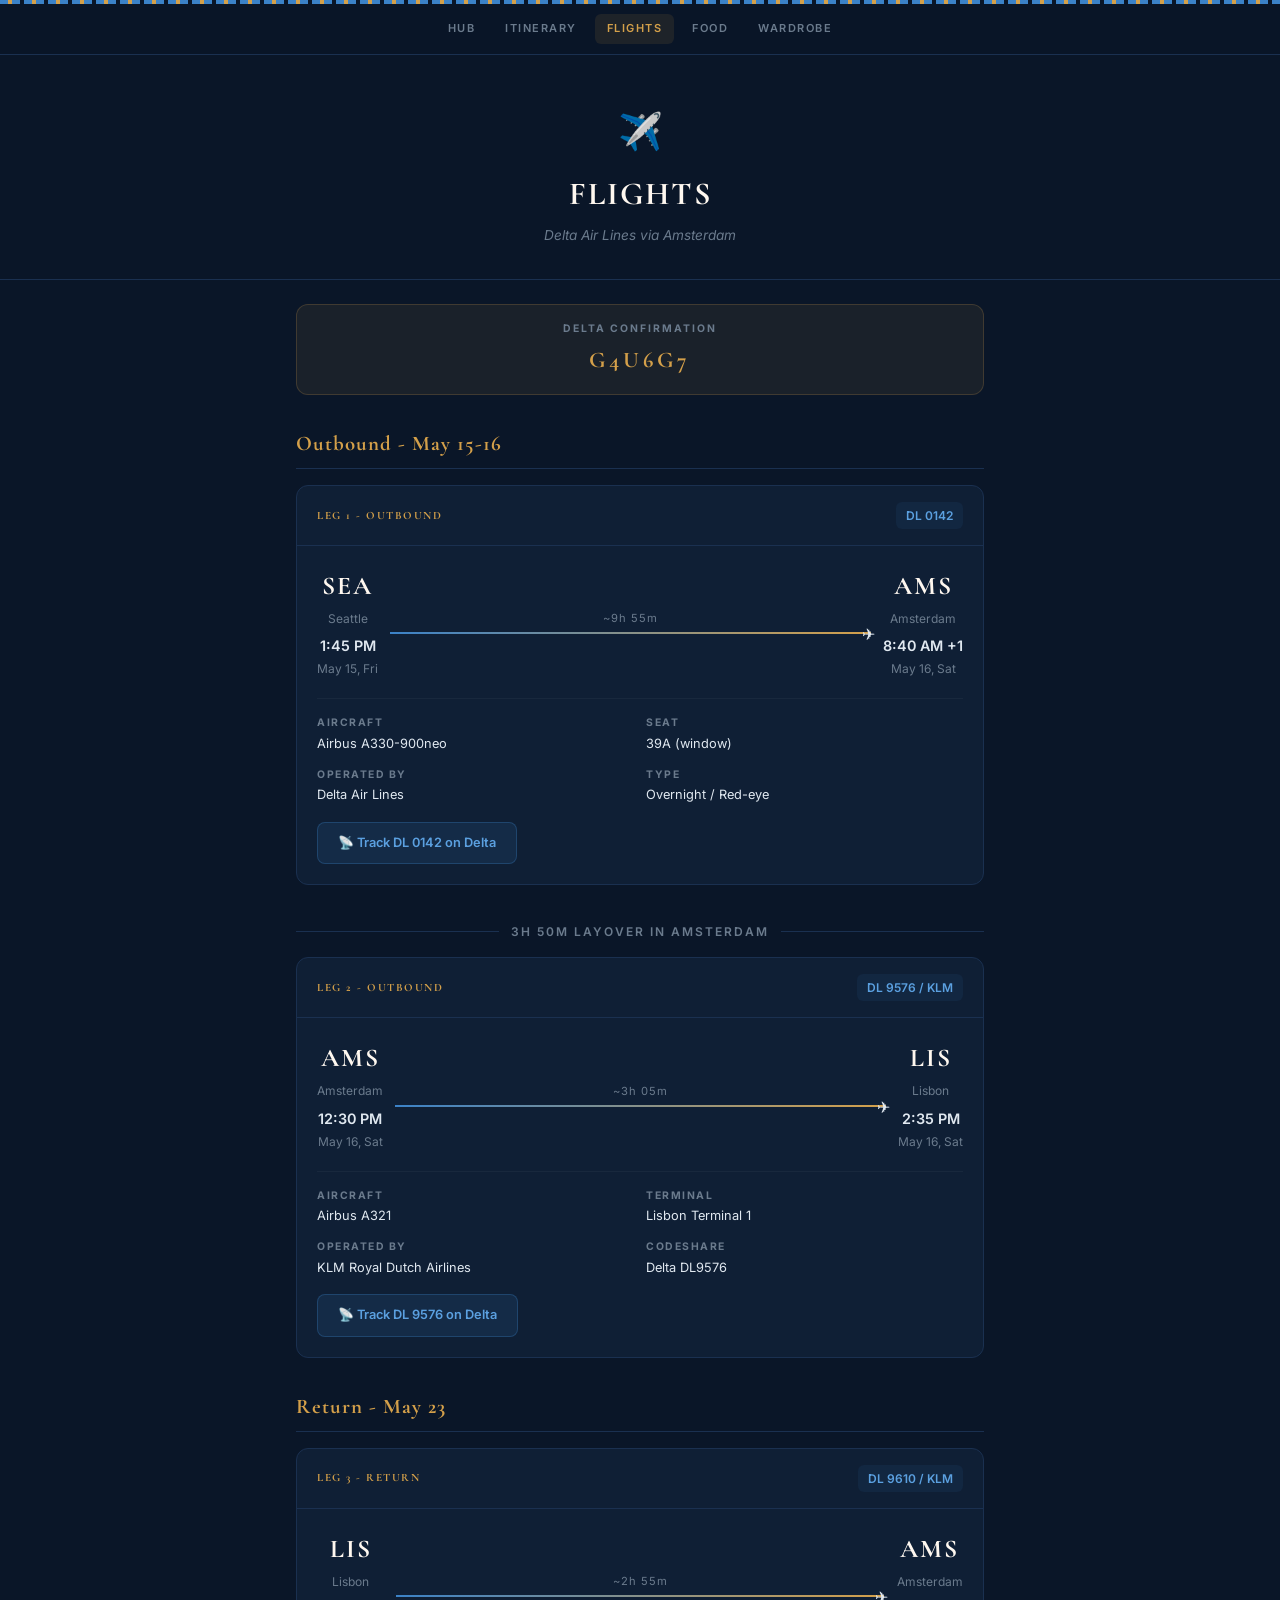
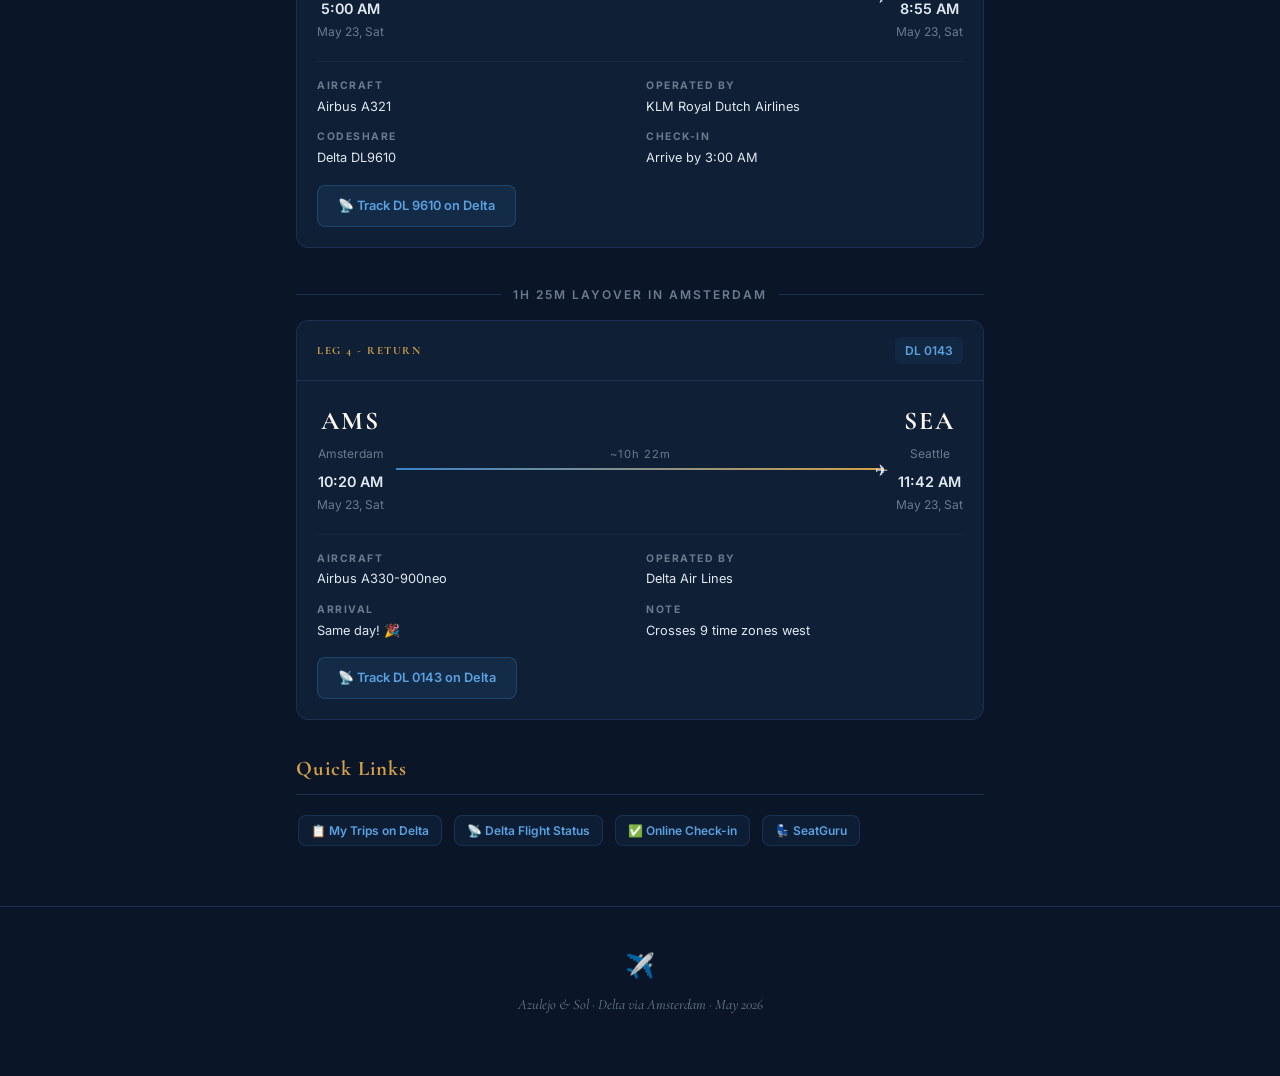
<file: flights.html>
<!DOCTYPE html>
<html lang="en">
<head>
  <meta charset="UTF-8">
  <meta name="viewport" content="width=device-width, initial-scale=1.0">
  <title>Flights — Azulejo &amp; Sol</title>
  <link rel="stylesheet" href="styles.css">
  <style>
    .flight-card {
      background: var(--card);
      border: 1px solid var(--card-border);
      border-radius: var(--r);
      margin-bottom: 20px;
      overflow: hidden;
    }
    .flight-header {
      display: flex;
      align-items: center;
      justify-content: space-between;
      padding: 16px 20px;
      border-bottom: 1px solid var(--card-border);
    }
    .flight-label {
      font-family: var(--heading-font);
      font-size: 0.7rem;
      font-weight: 700;
      text-transform: uppercase;
      letter-spacing: 1.5px;
      color: var(--gold);
    }
    .flight-number {
      font-family: var(--body-font);
      font-size: 0.75rem;
      font-weight: 600;
      color: var(--blue-light);
      background: rgba(59, 130, 200, 0.08);
      padding: 4px 10px;
      border-radius: 6px;
    }
    .flight-body {
      padding: 20px;
    }
    .flight-route {
      display: flex;
      align-items: center;
      justify-content: space-between;
      gap: 12px;
      margin-bottom: 20px;
    }
    .flight-point {
      text-align: center;
      flex: 0 0 auto;
    }
    .flight-code {
      font-family: var(--heading-font);
      font-size: 1.6rem;
      font-weight: 700;
      color: var(--cream);
      letter-spacing: 2px;
    }
    .flight-city {
      font-size: 0.75rem;
      color: var(--dim);
      margin-top: 2px;
    }
    .flight-time-label {
      font-size: 0.9rem;
      font-weight: 600;
      color: var(--text);
      margin-top: 6px;
    }
    .flight-connector {
      flex: 1;
      display: flex;
      flex-direction: column;
      align-items: center;
      gap: 4px;
    }
    .flight-line {
      width: 100%;
      height: 2px;
      background: linear-gradient(90deg, var(--blue), var(--gold));
      position: relative;
    }
    .flight-line::after {
      content: '✈';
      position: absolute;
      top: -10px;
      right: -4px;
      font-size: 16px;
    }
    .flight-duration {
      font-size: 0.7rem;
      color: var(--dim);
      letter-spacing: 1px;
    }
    .flight-details {
      display: grid;
      grid-template-columns: 1fr 1fr;
      gap: 12px;
      margin-top: 16px;
      padding-top: 16px;
      border-top: 1px solid rgba(255, 255, 255, 0.04);
    }
    .detail-item {
      font-size: 0.8rem;
    }
    .detail-label {
      font-size: 0.65rem;
      font-weight: 700;
      text-transform: uppercase;
      letter-spacing: 1.5px;
      color: var(--dim);
      margin-bottom: 2px;
    }
    .detail-value {
      color: var(--text);
    }
    .track-btn {
      display: inline-block;
      margin-top: 16px;
      padding: 10px 20px;
      background: rgba(59, 130, 200, 0.12);
      border: 1px solid rgba(59, 130, 200, 0.3);
      border-radius: 8px;
      font-family: var(--body-font);
      font-size: 0.8rem;
      font-weight: 600;
      color: var(--blue-light);
      text-decoration: none;
      transition: all 0.3s;
    }
    .track-btn:hover {
      background: var(--blue);
      color: var(--white);
      border-color: var(--blue);
    }
    .leg-divider {
      text-align: center;
      padding: 16px 0;
      font-size: 0.75rem;
      font-weight: 600;
      color: var(--dim);
      letter-spacing: 2px;
      text-transform: uppercase;
    }
    .leg-divider span {
      background: var(--bg);
      padding: 0 12px;
      position: relative;
    }
    .leg-divider::before {
      content: '';
      display: block;
      height: 1px;
      background: var(--card-border);
      position: relative;
      top: 10px;
    }
    .conf-banner {
      text-align: center;
      padding: 16px;
      background: rgba(212, 160, 74, 0.08);
      border: 1px solid rgba(212, 160, 74, 0.2);
      border-radius: var(--r);
      margin-bottom: 24px;
    }
    .conf-label {
      font-size: 0.65rem;
      font-weight: 700;
      text-transform: uppercase;
      letter-spacing: 2px;
      color: var(--dim);
    }
    .conf-number {
      font-family: var(--heading-font);
      font-size: 1.4rem;
      font-weight: 700;
      color: var(--gold);
      letter-spacing: 4px;
      margin-top: 4px;
    }
    @media (max-width: 480px) {
      .flight-code { font-size: 1.3rem; }
      .flight-details { grid-template-columns: 1fr; }
    }
  </style>
</head>
<body>

<div class="tile-border"></div>

<nav class="top-nav">
  <a href="trip-hub.html">Hub</a>
  <a href="itinerary.html">Itinerary</a>
  <a href="flights.html" class="active">Flights</a>
  <a href="meals.html">Food</a>
  <a href="clothing.html">Wardrobe</a>
</nav>

<header class="page-header">
  <div class="emblem">✈️</div>
  <h1>FLIGHTS</h1>
  <p class="subtitle">Delta Air Lines via Amsterdam</p>
</header>

<main class="container">

  <!-- Confirmation Banner -->
  <div class="conf-banner">
    <div class="conf-label">Delta Confirmation</div>
    <div class="conf-number">G4U6G7</div>
  </div>

  <!-- ═══ OUTBOUND ═══ -->
  <div class="section-header"><h2>Outbound - May 15-16</h2></div>

  <!-- Leg 1: SEA → AMS -->
  <div class="flight-card">
    <div class="flight-header">
      <span class="flight-label">Leg 1 - Outbound</span>
      <span class="flight-number">DL 0142</span>
    </div>
    <div class="flight-body">
      <div class="flight-route">
        <div class="flight-point">
          <div class="flight-code">SEA</div>
          <div class="flight-city">Seattle</div>
          <div class="flight-time-label">1:45 PM</div>
          <div class="flight-city">May 15, Fri</div>
        </div>
        <div class="flight-connector">
          <div class="flight-duration">~9h 55m</div>
          <div class="flight-line"></div>
        </div>
        <div class="flight-point">
          <div class="flight-code">AMS</div>
          <div class="flight-city">Amsterdam</div>
          <div class="flight-time-label">8:40 AM +1</div>
          <div class="flight-city">May 16, Sat</div>
        </div>
      </div>
      <div class="flight-details">
        <div class="detail-item">
          <div class="detail-label">Aircraft</div>
          <div class="detail-value">Airbus A330-900neo</div>
        </div>
        <div class="detail-item">
          <div class="detail-label">Seat</div>
          <div class="detail-value">39A (window)</div>
        </div>
        <div class="detail-item">
          <div class="detail-label">Operated By</div>
          <div class="detail-value">Delta Air Lines</div>
        </div>
        <div class="detail-item">
          <div class="detail-label">Type</div>
          <div class="detail-value">Overnight / Red-eye</div>
        </div>
      </div>
      <a class="track-btn" href="https://www.delta.com/flight-status/results?selectedDate=05/15/2026&flightNumber=0142" target="_blank" rel="noopener">📡 Track DL 0142 on Delta</a>
    </div>
  </div>

  <div class="leg-divider"><span>3h 50m layover in Amsterdam</span></div>

  <!-- Leg 2: AMS → LIS -->
  <div class="flight-card">
    <div class="flight-header">
      <span class="flight-label">Leg 2 - Outbound</span>
      <span class="flight-number">DL 9576 / KLM</span>
    </div>
    <div class="flight-body">
      <div class="flight-route">
        <div class="flight-point">
          <div class="flight-code">AMS</div>
          <div class="flight-city">Amsterdam</div>
          <div class="flight-time-label">12:30 PM</div>
          <div class="flight-city">May 16, Sat</div>
        </div>
        <div class="flight-connector">
          <div class="flight-duration">~3h 05m</div>
          <div class="flight-line"></div>
        </div>
        <div class="flight-point">
          <div class="flight-code">LIS</div>
          <div class="flight-city">Lisbon</div>
          <div class="flight-time-label">2:35 PM</div>
          <div class="flight-city">May 16, Sat</div>
        </div>
      </div>
      <div class="flight-details">
        <div class="detail-item">
          <div class="detail-label">Aircraft</div>
          <div class="detail-value">Airbus A321</div>
        </div>
        <div class="detail-item">
          <div class="detail-label">Terminal</div>
          <div class="detail-value">Lisbon Terminal 1</div>
        </div>
        <div class="detail-item">
          <div class="detail-label">Operated By</div>
          <div class="detail-value">KLM Royal Dutch Airlines</div>
        </div>
        <div class="detail-item">
          <div class="detail-label">Codeshare</div>
          <div class="detail-value">Delta DL9576</div>
        </div>
      </div>
      <a class="track-btn" href="https://www.delta.com/flight-status/results?selectedDate=05/16/2026&flightNumber=9576" target="_blank" rel="noopener">📡 Track DL 9576 on Delta</a>
    </div>
  </div>

  <!-- ═══ RETURN ═══ -->
  <div class="section-header"><h2>Return - May 23</h2></div>

  <!-- Leg 3: LIS → AMS -->
  <div class="flight-card">
    <div class="flight-header">
      <span class="flight-label">Leg 3 - Return</span>
      <span class="flight-number">DL 9610 / KLM</span>
    </div>
    <div class="flight-body">
      <div class="flight-route">
        <div class="flight-point">
          <div class="flight-code">LIS</div>
          <div class="flight-city">Lisbon</div>
          <div class="flight-time-label">5:00 AM</div>
          <div class="flight-city">May 23, Sat</div>
        </div>
        <div class="flight-connector">
          <div class="flight-duration">~2h 55m</div>
          <div class="flight-line"></div>
        </div>
        <div class="flight-point">
          <div class="flight-code">AMS</div>
          <div class="flight-city">Amsterdam</div>
          <div class="flight-time-label">8:55 AM</div>
          <div class="flight-city">May 23, Sat</div>
        </div>
      </div>
      <div class="flight-details">
        <div class="detail-item">
          <div class="detail-label">Aircraft</div>
          <div class="detail-value">Airbus A321</div>
        </div>
        <div class="detail-item">
          <div class="detail-label">Operated By</div>
          <div class="detail-value">KLM Royal Dutch Airlines</div>
        </div>
        <div class="detail-item">
          <div class="detail-label">Codeshare</div>
          <div class="detail-value">Delta DL9610</div>
        </div>
        <div class="detail-item">
          <div class="detail-label">Check-in</div>
          <div class="detail-value">Arrive by 3:00 AM</div>
        </div>
      </div>
      <a class="track-btn" href="https://www.delta.com/flight-status/results?selectedDate=05/23/2026&flightNumber=9610" target="_blank" rel="noopener">📡 Track DL 9610 on Delta</a>
    </div>
  </div>

  <div class="leg-divider"><span>1h 25m layover in Amsterdam</span></div>

  <!-- Leg 4: AMS → SEA -->
  <div class="flight-card">
    <div class="flight-header">
      <span class="flight-label">Leg 4 - Return</span>
      <span class="flight-number">DL 0143</span>
    </div>
    <div class="flight-body">
      <div class="flight-route">
        <div class="flight-point">
          <div class="flight-code">AMS</div>
          <div class="flight-city">Amsterdam</div>
          <div class="flight-time-label">10:20 AM</div>
          <div class="flight-city">May 23, Sat</div>
        </div>
        <div class="flight-connector">
          <div class="flight-duration">~10h 22m</div>
          <div class="flight-line"></div>
        </div>
        <div class="flight-point">
          <div class="flight-code">SEA</div>
          <div class="flight-city">Seattle</div>
          <div class="flight-time-label">11:42 AM</div>
          <div class="flight-city">May 23, Sat</div>
        </div>
      </div>
      <div class="flight-details">
        <div class="detail-item">
          <div class="detail-label">Aircraft</div>
          <div class="detail-value">Airbus A330-900neo</div>
        </div>
        <div class="detail-item">
          <div class="detail-label">Operated By</div>
          <div class="detail-value">Delta Air Lines</div>
        </div>
        <div class="detail-item">
          <div class="detail-label">Arrival</div>
          <div class="detail-value">Same day! 🎉</div>
        </div>
        <div class="detail-item">
          <div class="detail-label">Note</div>
          <div class="detail-value">Crosses 9 time zones west</div>
        </div>
      </div>
      <a class="track-btn" href="https://www.delta.com/flight-status/results?selectedDate=05/23/2026&flightNumber=0143" target="_blank" rel="noopener">📡 Track DL 0143 on Delta</a>
    </div>
  </div>

  <!-- ═══ QUICK LINKS ═══ -->
  <div class="section-header"><h2>Quick Links</h2></div>
  <div style="display:flex;flex-wrap:wrap;gap:8px;">
    <a class="ext-link" href="https://www.delta.com/mytrips/" target="_blank" rel="noopener">📋 My Trips on Delta</a>
    <a class="ext-link" href="https://www.delta.com/flight-status/" target="_blank" rel="noopener">📡 Delta Flight Status</a>
    <a class="ext-link" href="https://www.delta.com/us/en/check-in/online-check-in" target="_blank" rel="noopener">✅ Online Check-in</a>
    <a class="ext-link" href="https://www.seatguru.com/airlines/Delta_Airlines/information.php" target="_blank" rel="noopener">💺 SeatGuru</a>
  </div>

</main>

<footer class="page-footer">
  <div class="footer-emblem">✈️</div>
  <p>Azulejo &amp; Sol · Delta via Amsterdam · May 2026</p>
</footer>

</body>
</html>
</file>
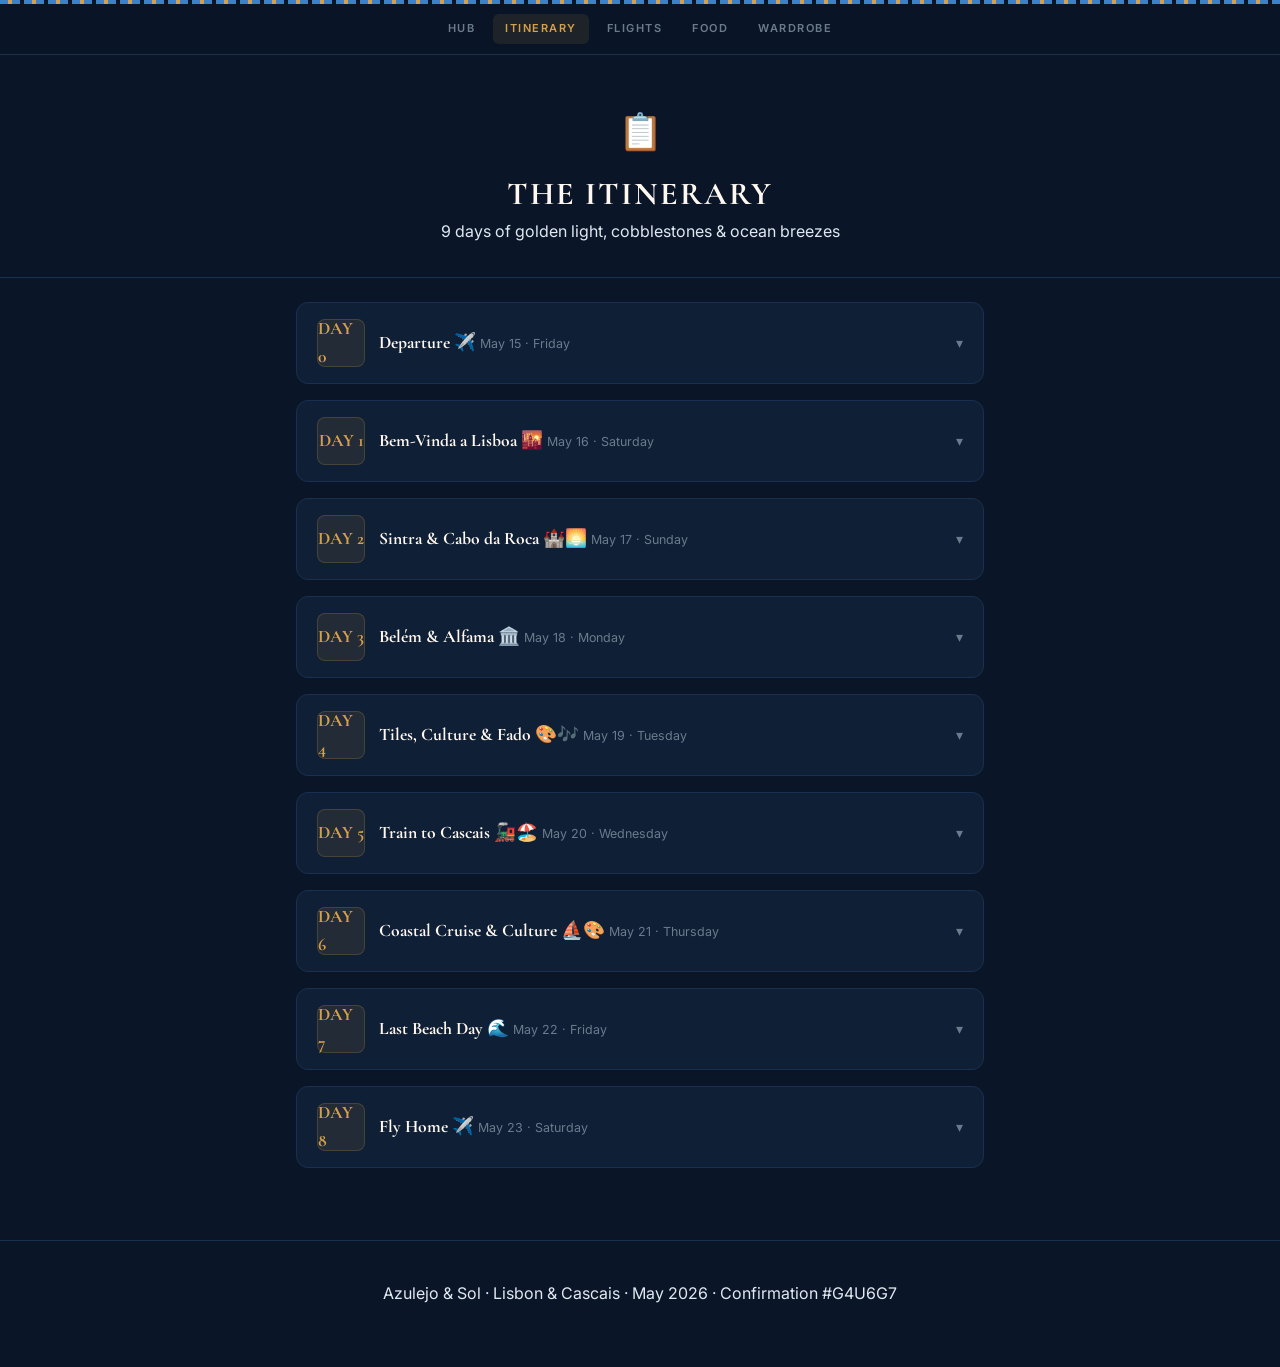
<file: itinerary.html>
<!DOCTYPE html>
<html lang="en">
<head>
  <meta charset="UTF-8">
  <meta name="viewport" content="width=device-width, initial-scale=1.0">
  <title>The Itinerary — Azulejo &amp; Sol</title>
  <link rel="stylesheet" href="styles.css">
</head>
<body>

<div class="tile-border"></div>

<nav class="top-nav">
  <a href="trip-hub.html">Hub</a>
  <a href="itinerary.html" class="active">Itinerary</a>
  <a href="flights.html">Flights</a>
  <a href="meals.html">Food</a>
  <a href="clothing.html">Wardrobe</a>
</nav>

<header class="page-header">
  <div class="emblem">📋</div>
  <h1>THE ITINERARY</h1>
  <p>9 days of golden light, cobblestones &amp; ocean breezes</p>
</header>

<main class="container">

  <!-- DAY 0 -->
  <div class="day-card">
    <div class="day-header" onclick="toggle(this)">
      <span class="day-badge">DAY 0</span>
      <div class="day-info">
        <span class="day-name">Departure ✈️</span>
        <span class="day-date">May 15 · Friday</span>
      </div>
      <span class="day-chev">▾</span>
    </div>
    <div class="day-body">
      <div class="day-content">
        <ul class="tl">
          <li><span class="time">1:45 PM</span> Depart Seattle (SEA) — Delta DL0142 to Amsterdam</li>
          <li><span class="time">🌙</span> Overnight flight · Airbus A330-900neo · Seat 39A</li>
        </ul>
        <div class="tags">
          <span class="tag tag-travel">TRAVEL</span>
        </div>
      </div>
    </div>
  </div>

  <!-- DAY 1 -->
  <div class="day-card">
    <div class="day-header" onclick="toggle(this)">
      <span class="day-badge">DAY 1</span>
      <div class="day-info">
        <span class="day-name">Bem-Vinda a Lisboa 🌇</span>
        <span class="day-date">May 16 · Saturday</span>
      </div>
      <span class="day-chev">▾</span>
    </div>
    <div class="day-body">
      <div class="day-content">
        <ul class="tl">
          <li><span class="time">8:40 AM</span> Arrive Amsterdam (AMS) — 3h 50m layover</li>
          <li><span class="time">12:30 PM</span> DL9576 / KLM → Lisbon · Airbus A321</li>
          <li><span class="time">2:35 PM</span> Arrive Lisbon (LIS) Terminal 1, Uber to Airbnb</li>
          <li><span class="time">4:00</span> Settle in, freshen up</li>
          <li><span class="time">5:30</span> Slow walk around neighborhood — first glimpse of azulejo tiles</li>
          <li><span class="time">7:00</span> Light dinner at local tasca — Caldo Verde + wine</li>
          <li><span class="time">8:30</span> Golden hour at Miradouro da Graça or Santa Luzia</li>
        </ul>
        <p class="photo-ops">📸 Rooftop sunset views, first azulejo wall selfie</p>
        <div class="tags">
          <span class="tag tag-travel">TRAVEL</span>
          <span class="tag tag-food">FOOD</span>
          <span class="tag tag-photo">PHOTO</span>
        </div>
      </div>
    </div>
  </div>

  <!-- DAY 2 -->
  <div class="day-card">
    <div class="day-header" onclick="toggle(this)">
      <span class="day-badge">DAY 2</span>
      <div class="day-info">
        <span class="day-name">Sintra &amp; Cabo da Roca 🏰🌅</span>
        <span class="day-date">May 17 · Sunday</span>
      </div>
      <span class="day-chev">▾</span>
    </div>
    <div class="day-body">
      <div class="day-content">
        <ul class="tl">
          <li><span class="time">9:00</span> Meet at Hard Rock Cafe Lisbon for tour pickup</li>
          <li><span class="time">9:30</span> Bus departs for Sintra (~45 min)</li>
          <li><span class="time">10:30</span> Pena Palace - colorful hilltop palace + gardens (guided tour)</li>
          <li><span class="time">12:30</span> Sintra town - lunch + travesseiros pastries</li>
          <li><span class="time">2:00</span> Bus to Cabo da Roca</li>
          <li><span class="time">3:00</span> Explore westernmost point of continental Europe</li>
          <li><span class="time">Sunset</span> Watch the sun set over the Atlantic (~8:30 PM in May)</li>
          <li><span class="time">Eve</span> Bus returns to Lisbon</li>
        </ul>
        <p class="photo-ops">📸 Pena Palace rainbow colors, Cabo da Roca sunset cliffs, group shot at the westernmost point</p>
        <p class="ext-links">
          <a class="ext-link" href="https://www.parquesdesintra.pt/en/parks-monuments/park-and-national-palace-of-pena/" target="_blank" rel="noopener">Pena Palace ↗</a>
        </p>
        <div class="tags">
          <span class="tag tag-culture">CULTURE</span>
          <span class="tag tag-adventure">ADVENTURE</span>
          <span class="tag tag-photo">PHOTO</span>
        </div>
      </div>
    </div>
  </div>

  <!-- DAY 3 -->
  <div class="day-card">
    <div class="day-header" onclick="toggle(this)">
      <span class="day-badge">DAY 3</span>
      <div class="day-info">
        <span class="day-name">Belém &amp; Alfama 🏛️</span>
        <span class="day-date">May 18 · Monday</span>
      </div>
      <span class="day-chev">▾</span>
    </div>
    <div class="day-body">
      <div class="day-content">
        <ul class="tl">
          <li><span class="time">9:00</span> Uber to Belém</li>
          <li><span class="time">9:15</span> Pastéis de Belém - the original pastéis de nata!</li>
          <li><span class="time">10:00</span> Jerónimos Monastery (UNESCO)</li>
          <li><span class="time">11:30</span> Belém Tower - waterfront icon ⚠️ <em>(closed for renovation until late June 2026 - exterior &amp; waterfront still worth the visit!)</em></li>
          <li><span class="time">12:30</span> Lunch - Polvo à Lagareiro (grilled octopus)</li>
          <li><span class="time">2:30</span> Tram 28 ride through Graça → Alfama → Baixa</li>
          <li><span class="time">3:30</span> Stroll through Alfama - get lost in the streets</li>
          <li><span class="time">4:30</span> Shopping - azulejo shops, cork products, leather goods</li>
          <li><span class="time">6:00</span> LX Factory - street art, indie shops, creative hub in a converted warehouse</li>
          <li><span class="time">7:30</span> Rooftop petiscos (Portuguese tapas) + Bacalhau à Brás</li>
        </ul>
        <p class="photo-ops">📸 Tram 28 action shots, Belém Tower, Alfama alleyways, pastéis de nata close-up</p>
        <p class="ext-links">
          <a class="ext-link" href="https://www.visitlisboa.com/en/places/torre-de-belem" target="_blank" rel="noopener">Belém Tower ↗</a>
          <a class="ext-link" href="https://www.museusemonumentos.pt/en/museus-e-monumentos/jeronimos-monastery" target="_blank" rel="noopener">Jerónimos Monastery ↗</a>
          <a class="ext-link" href="https://pasteisdebelem.pt/en/" target="_blank" rel="noopener">Pastéis de Belém ↗</a>
        </p>
        <div class="tags">
          <span class="tag tag-culture">CULTURE</span>
          <span class="tag tag-food">FOOD</span>
          <span class="tag tag-photo">PHOTO</span>
        </div>
      </div>
    </div>
  </div>

  <!-- DAY 4 -->
  <div class="day-card">
    <div class="day-header" onclick="toggle(this)">
      <span class="day-badge">DAY 4</span>
      <div class="day-info">
        <span class="day-name">Tiles, Culture &amp; Fado 🎨🎶</span>
        <span class="day-date">May 19 · Tuesday</span>
      </div>
      <span class="day-chev">▾</span>
    </div>
    <div class="day-body">
      <div class="day-content">
        <ul class="tl">
          <li><span class="time">9:30</span> Sleep in, slow coffee at a local café</li>
          <li><span class="time">10:30</span> Azulejo Tile-Making Workshop (~2 hrs)</li>
          <li><span class="time">1:00</span> Lunch — Time Out Market (Mercado da Ribeira) or Arroz de Marisco</li>
          <li><span class="time">3:00</span> Shopping in Chiado &amp; Príncipe Real — port wine, filigree jewelry, cork</li>
          <li><span class="time">5:00</span> Livraria Bertrand (world's oldest bookshop) or browse vintage shops</li>
          <li><span class="time">8:00</span> Fado dinner — Clube de Fado or Mesa de Frades (Alfama)</li>
          <li><span class="time">9:30</span> Fado begins — port wine, emotion, magic</li>
        </ul>
        <p class="photo-ops">📸 Tile workshop creations, Chiado streets, Fado evening ambiance</p>
        <p class="ext-links">
          <a class="ext-link" href="https://handson.pt/workshop/the-arts-of-azulejos-portuguese-tile-painting-workshop/" target="_blank" rel="noopener">Hands On Portugal ↗</a>
          <a class="ext-link" href="https://www.timeoutmarket.com/lisboa/en/" target="_blank" rel="noopener">Time Out Market ↗</a>
          <a class="ext-link" href="https://clubedefado.pt" target="_blank" rel="noopener">Clube de Fado ↗</a>
        </p>
        <div class="tags">
          <span class="tag tag-culture">CULTURE</span>
          <span class="tag tag-food">FOOD</span>
          <span class="tag tag-relax">RELAX</span>
        </div>
      </div>
    </div>
  </div>

  <!-- DAY 5 -->
  <div class="day-card">
    <div class="day-header" onclick="toggle(this)">
      <span class="day-badge">DAY 5</span>
      <div class="day-info">
        <span class="day-name">Train to Cascais 🚂🏖️</span>
        <span class="day-date">May 20 · Wednesday</span>
      </div>
      <span class="day-chev">▾</span>
    </div>
    <div class="day-body">
      <div class="day-content">
        <ul class="tl">
          <li><span class="time">9:00</span> Pack up Lisbon Airbnb, check out</li>
          <li><span class="time">10:00</span> Train from Cais do Sodré to Cascais (~40 min scenic coastal ride)</li>
          <li><span class="time">11:00</span> Arrive Cascais, drop bags at apartment/villa</li>
          <li><span class="time">12:00</span> Lunch at Mar do Inferno (seafood with ocean views near Boca do Inferno)</li>
          <li><span class="time">2:00</span> Walk to Boca do Inferno (Hell's Mouth) - dramatic cliff formations</li>
          <li><span class="time">3:30</span> Explore Cascais old town, marina, Santa Marta Lighthouse</li>
          <li><span class="time">5:00</span> Praia da Rainha or Praia da Conceição - beach time 🏖️</li>
          <li><span class="time">7:30</span> Dinner at Hemingway or Taberna Clandestina</li>
        </ul>
        <p class="photo-ops">📸 Boca do Inferno crashing waves, Santa Marta Lighthouse, marina golden hour</p>
        <p class="ext-links">
          <a class="ext-link" href="https://www.visitcascais.com/en" target="_blank" rel="noopener">Visit Cascais ↗</a>
          <a class="ext-link" href="https://www.visitcascais.com/en/resource/santa-marta-lighthouse-museum" target="_blank" rel="noopener">Santa Marta Lighthouse ↗</a>
        </p>
        <div class="tags">
          <span class="tag tag-travel">TRAVEL</span>
          <span class="tag tag-culture">CULTURE</span>
          <span class="tag tag-photo">PHOTO</span>
          <span class="tag tag-food">FOOD</span>
        </div>
      </div>
    </div>
  </div>

  <!-- DAY 6 -->
  <div class="day-card">
    <div class="day-header" onclick="toggle(this)">
      <span class="day-badge">DAY 6</span>
      <div class="day-info">
        <span class="day-name">Coastal Cruise &amp; Culture ⛵🎨</span>
        <span class="day-date">May 21 · Thursday</span>
      </div>
      <span class="day-chev">▾</span>
    </div>
    <div class="day-body">
      <div class="day-content">
        <ul class="tl">
          <li><span class="time">8:00</span> Morning walk along Estoril promenade (Cascais → Estoril coastal path)</li>
          <li><span class="time">9:30</span> Coffee at a Cascais café</li>
          <li><span class="time">10:30</span> Casa das Histórias Paula Rego museum 🎨</li>
          <li><span class="time">12:00</span> Museu Condes de Castro Guimarães + Marechal Carmona Park</li>
          <li><span class="time">1:30</span> Lunch at a Guincho beach restaurant or marina-side spot</li>
          <li><span class="time">3:30</span> Free time - beach, shopping in old town, or relax at the apartment</li>
          <li><span class="time">6:30</span> Sunset sailing cruise from Cascais marina - golden light over the Atlantic, Boca do Inferno from the water, sea caves ⛵🌅</li>
          <li><span class="time">8:30</span> Return to marina, dinner at a waterfront restaurant</li>
          <li><span class="time">10:00</span> Stargazing from the coastline</li>
        </ul>
        <p class="photo-ops">📸 Sunset from the boat, golden hour on the Atlantic, Boca do Inferno from the water, Paula Rego museum architecture</p>
        <p class="ext-links">
          <a class="ext-link" href="https://www.visitcascais.com/en/resource/praia-do-guincho" target="_blank" rel="noopener">Praia do Guincho ↗</a>
          <a class="ext-link" href="https://www.casadashistoriaspaularego.com/en/" target="_blank" rel="noopener">Paula Rego Museum ↗</a>
          <a class="ext-link" href="https://www.visitcascais.com/en" target="_blank" rel="noopener">Visit Cascais ↗</a>
        </p>
        <div class="tags">
          <span class="tag tag-adventure">ADVENTURE</span>
          <span class="tag tag-culture">CULTURE</span>
          <span class="tag tag-food">FOOD</span>
          <span class="tag tag-photo">PHOTO</span>
        </div>
      </div>
    </div>
  </div>

  <!-- DAY 7 -->
  <div class="day-card">
    <div class="day-header" onclick="toggle(this)">
      <span class="day-badge">DAY 7</span>
      <div class="day-info">
        <span class="day-name">Last Beach Day 🌊</span>
        <span class="day-date">May 22 · Friday</span>
      </div>
      <span class="day-chev">▾</span>
    </div>
    <div class="day-body">
      <div class="day-content">
        <ul class="tl">
          <li><span class="time">8:00</span> Last morning beach walk / swim at Praia da Rainha</li>
          <li><span class="time">9:30</span> Coffee &amp; pastéis de nata in Cascais old town</li>
          <li><span class="time">11:00</span> Farewell seafood lunch - one last cataplana 🦐</li>
          <li><span class="time">1:00</span> Pack up apartment, pick up rental car</li>
          <li><span class="time">3:00</span> Last stroll along the Cascais waterfront</li>
          <li><span class="time">7:00</span> Dinner in Cascais - final sunset 🌅</li>
          <li><span class="time">10:00</span> 💤 Early night - 2 AM wake-up coming!</li>
        </ul>
        <p class="photo-ops">📸 One last beach selfie, farewell sunset, Cascais waterfront golden hour</p>
        <div class="tags">
          <span class="tag tag-relax">RELAX</span>
          <span class="tag tag-food">FOOD</span>
          <span class="tag tag-photo">PHOTO</span>
        </div>
      </div>
    </div>
  </div>

  <!-- DAY 8 -->
  <div class="day-card">
    <div class="day-header" onclick="toggle(this)">
      <span class="day-badge">DAY 8</span>
      <div class="day-info">
        <span class="day-name">Fly Home ✈️</span>
        <span class="day-date">May 23 · Saturday</span>
      </div>
      <span class="day-chev">▾</span>
    </div>
    <div class="day-body">
      <div class="day-content">
        <ul class="tl">
          <li><span class="time">2:00 AM</span> Wake up, load car</li>
          <li><span class="time">2:15 AM</span> Drive Cascais → Lisbon airport (~30 min)</li>
          <li><span class="time">3:00 AM</span> Arrive at Lisbon airport, return rental car, check in</li>
          <li><span class="time">5:00 AM</span> Depart LIS — DL9610 / KLM → Amsterdam · Airbus A321</li>
          <li><span class="time">8:55 AM</span> Arrive Amsterdam (AMS) — 1h 25m layover</li>
          <li><span class="time">10:20 AM</span> Depart AMS — Delta DL0143 → Seattle · A330-900neo</li>
          <li><span class="time">11:42 AM</span> Arrive Seattle (SEA) — same day! 🎉</li>
          <li><span class="time">🇵🇹</span> "Até breve, Portugal"</li>
        </ul>
        <div class="tags">
          <span class="tag tag-travel">TRAVEL</span>
        </div>
      </div>
    </div>
  </div>

</main>

<footer class="page-footer">
  Azulejo &amp; Sol · Lisbon &amp; Cascais · May 2026 · Confirmation #G4U6G7
</footer>

<script>
function toggle(el){ el.closest('.day-card').classList.toggle('open'); }
</script>

</body>
</html>
</file>
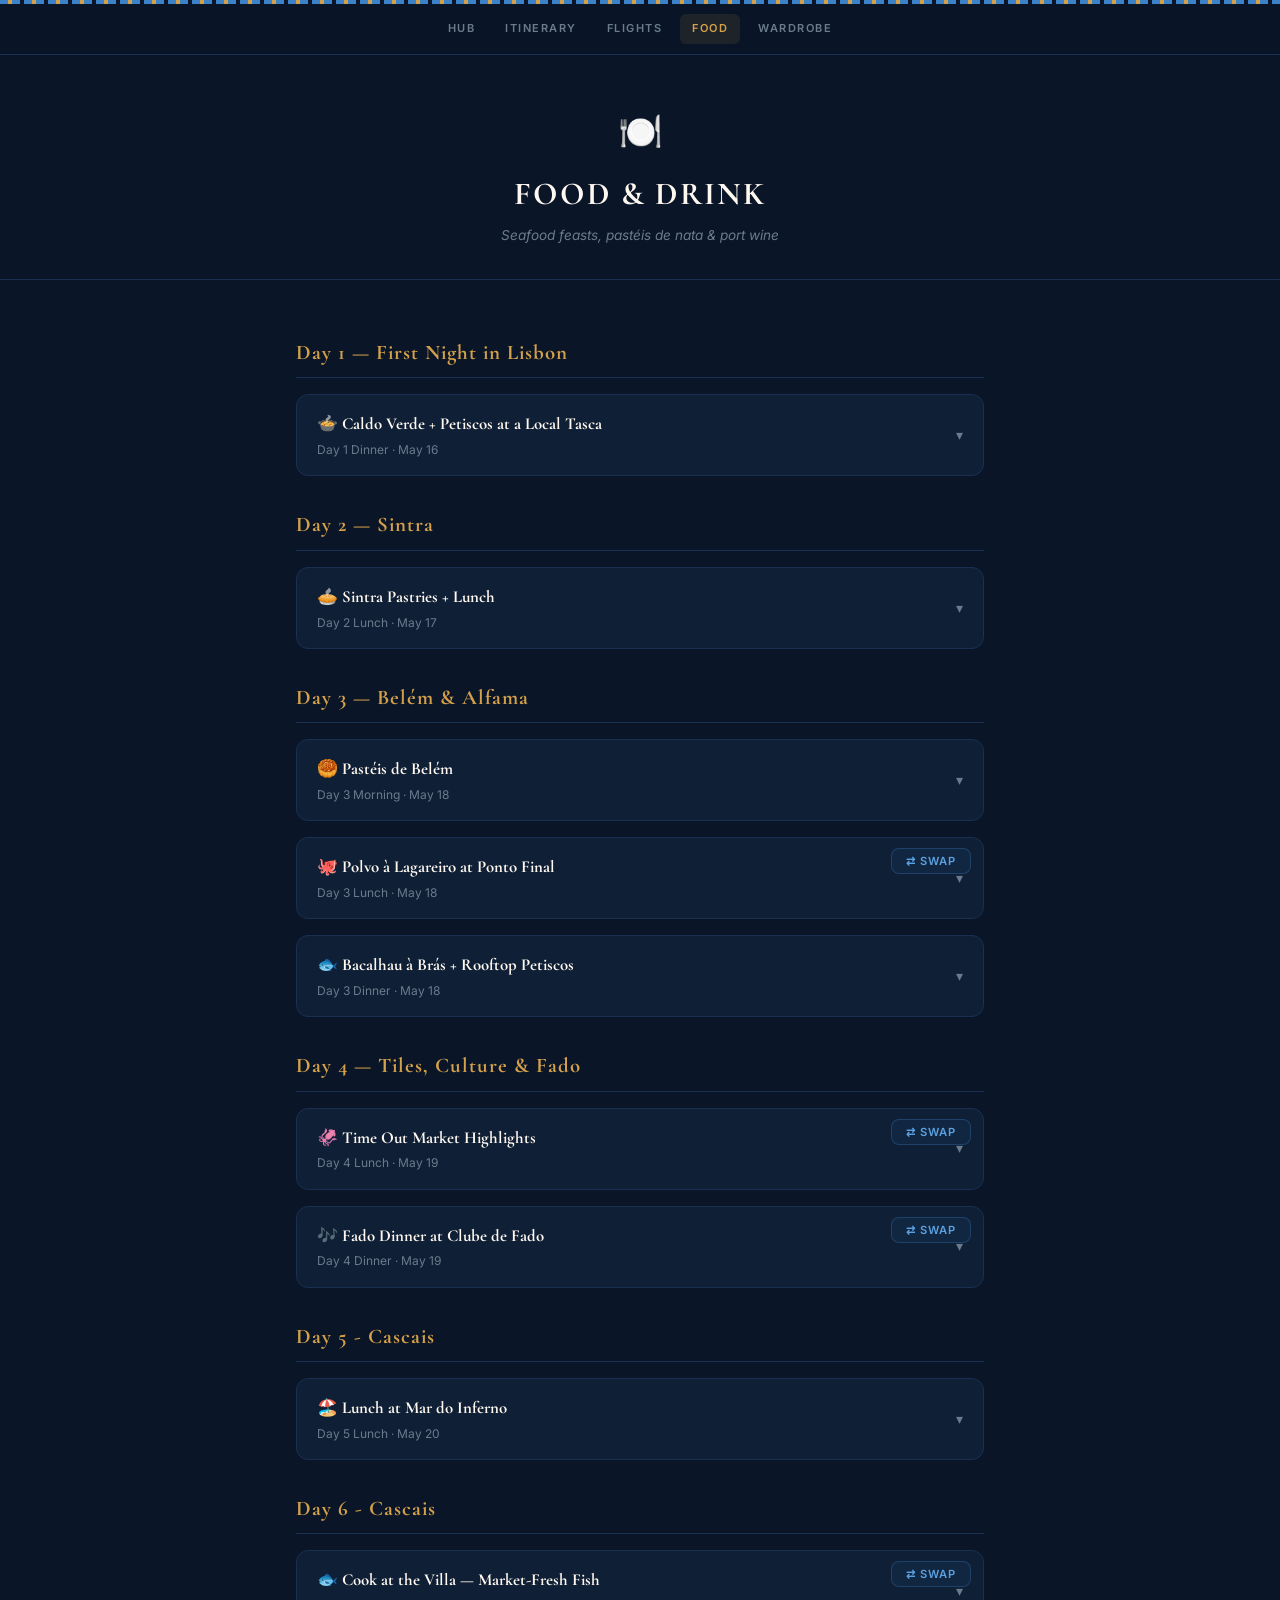
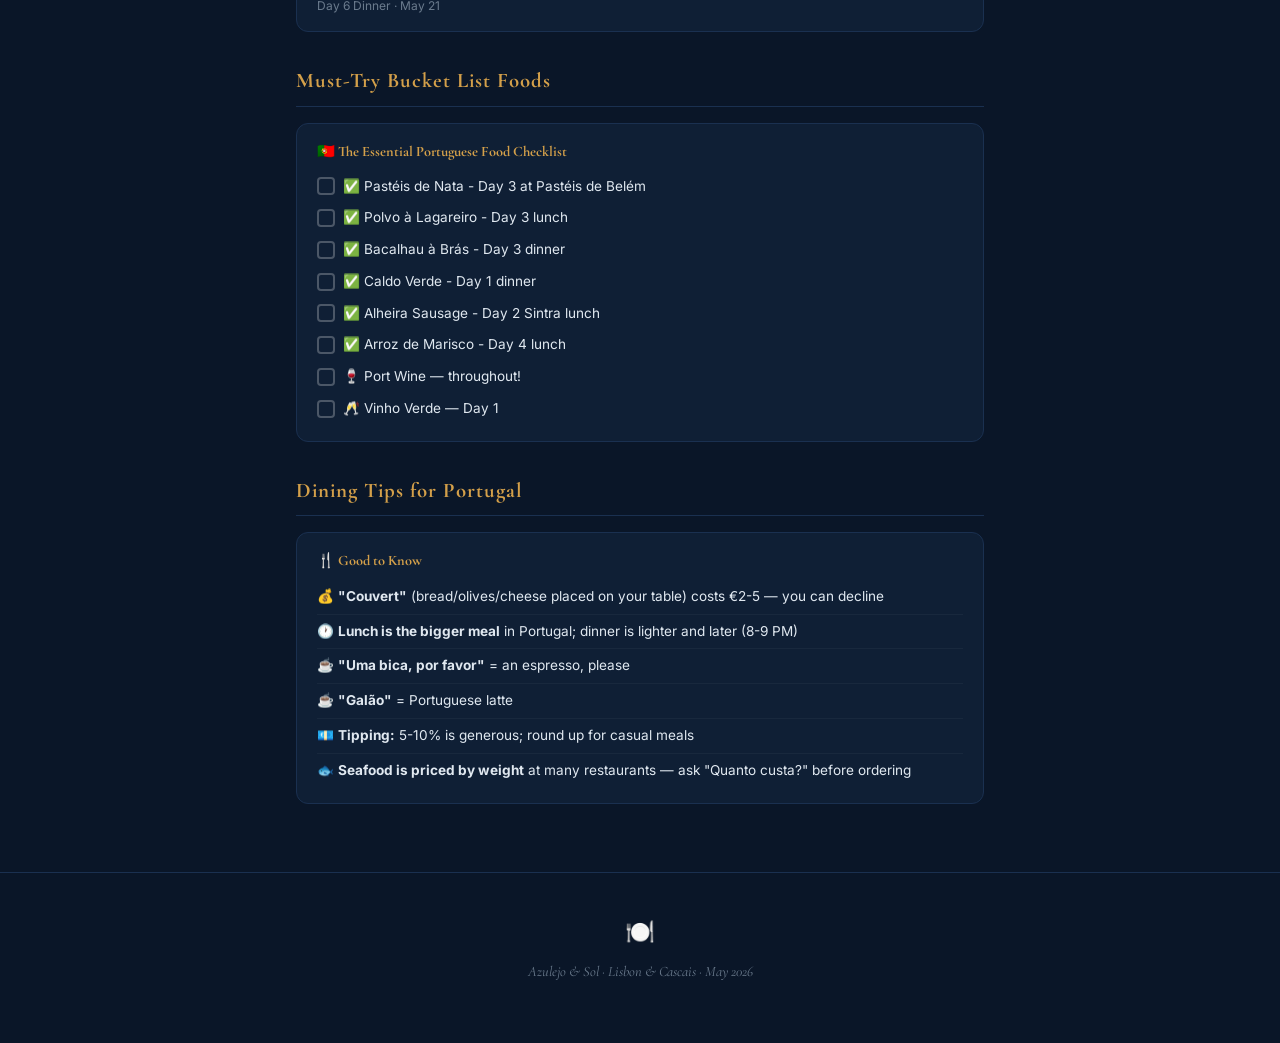
<file: meals.html>
<!DOCTYPE html>
<html lang="en">
<head>
  <meta charset="UTF-8">
  <meta name="viewport" content="width=device-width, initial-scale=1.0">
  <title>Food &amp; Drink — Azulejo &amp; Sol</title>
  <link rel="stylesheet" href="styles.css">
</head>
<body>

<div class="tile-border"></div>

<nav class="top-nav">
  <a href="trip-hub.html">Hub</a>
  <a href="itinerary.html">Itinerary</a>
  <a href="flights.html">Flights</a>
  <a href="meals.html" class="active">Food</a>
  <a href="clothing.html">Wardrobe</a>
</nav>

<header class="page-header">
  <div class="emblem">🍽️</div>
  <h1>FOOD &amp; DRINK</h1>
  <p class="subtitle">Seafood feasts, pastéis de nata &amp; port wine</p>
</header>

<main class="container">

  <!-- ═══════ DAY 1 DINNER ═══════ -->
  <div class="section-header"><h2>Day 1 — First Night in Lisbon</h2></div>

  <div class="recipe-card">
    <div class="rc-head" onclick="toggle(this)">
      <div>
        <div class="rc-title">🍲 Caldo Verde + Petiscos at a Local Tasca</div>
        <div class="rc-when">Day 1 Dinner · May 16</div>
      </div>
      <span class="rc-chev">▾</span>
    </div>
    <div class="rc-body">
      <div class="rc-content">
        <div class="rc-label">Where</div>
        <p>Any tasca in Alfama or Chiado — ask Airbnb host for recs</p>
        <div class="rc-label">Order</div>
        <ul>
          <li>Caldo Verde (potato &amp; kale soup)</li>
          <li>Petiscos (Portuguese tapas)</li>
          <li>Bread &amp; olives (couvert)</li>
        </ul>
        <div class="rc-label">Drink</div>
        <p>Vinho Verde (young Portuguese white wine)</p>
        <div class="rc-note">💡 Couvert (bread/olives/cheese at table) is NOT free — decline if you don't want it</div>
        <div class="rc-label">Budget</div>
        <p>~€20-30 per person</p>
      </div>
    </div>
  </div>

  <!-- ═══════ DAY 2 LUNCH ═══════ -->
  <div class="section-header"><h2>Day 2 — Sintra</h2></div>

  <div class="recipe-card">
    <div class="rc-head" onclick="toggle(this)">
      <div>
        <div class="rc-title">🥧 Sintra Pastries + Lunch</div>
        <div class="rc-when">Day 2 Lunch · May 17</div>
      </div>
      <span class="rc-chev">▾</span>
    </div>
    <div class="rc-body">
      <div class="rc-content">
        <div class="rc-label">Where</div>
        <p>Café Saudade or Tascantiga in Sintra center</p>
        <div class="rc-label">Order</div>
        <ul>
          <li>Travesseiros (puff pastry with almond cream)</li>
          <li>Queijadas de Sintra (cheese tarts)</li>
          <li>Light lunch - try Alheira sausage (smoked bread sausage - NOT red meat, it's poultry/game)</li>
        </ul>
        <div class="rc-label">Drink</div>
        <p>Fresh orange juice or local beer</p>
        <div class="rc-label">Budget</div>
        <p>~€15-25 per person</p>
      </div>
    </div>
  </div>

  <!-- ═══════ DAY 3 MORNING ═══════ -->
  <div class="section-header"><h2>Day 3 — Belém &amp; Alfama</h2></div>

  <div class="recipe-card">
    <div class="rc-head" onclick="toggle(this)">
      <div>
        <div class="rc-title">🥮 Pastéis de Belém</div>
        <div class="rc-when">Day 3 Morning · May 18</div>
      </div>
      <span class="rc-chev">▾</span>
    </div>
    <div class="rc-body">
      <div class="rc-content">
        <div class="rc-label">Where</div>
        <p>Pastéis de Belém, Rua de Belém 84-92 (THE original since 1837)</p>
        <div class="rc-label">Order</div>
        <ul>
          <li>Pastéis de nata (custard tarts) - get at least 4 each</li>
          <li>Dust with cinnamon + powdered sugar</li>
        </ul>
        <div class="rc-label">Drink</div>
        <p>Galão (Portuguese latte) or bica (espresso)</p>
        <div class="rc-note">💡 Expect a queue - the inside dining room often has shorter waits than takeaway</div>
        <div class="rc-label">Link</div>
        <p><a class="ext-link" href="https://pasteisdebelem.pt/en/" target="_blank" rel="noopener">Pastéis de Belém ↗</a></p>
        <div class="rc-label">Budget</div>
        <p>~€5-8 per person</p>
      </div>
    </div>
  </div>

  <!-- ═══════ DAY 3 LUNCH (swappable) ═══════ -->
  <div class="recipe-card" data-slot="d3-lunch" data-option="0">
    <button class="swap-toggle" onclick="swap('d3-lunch',event)">⇄ SWAP</button>
    <!-- Option 0 -->
    <div class="rc-head" onclick="toggle(this)">
      <div>
        <div class="rc-title slot-title">🐙 Polvo à Lagareiro at Ponto Final</div>
        <div class="rc-when slot-when">Day 3 Lunch · May 18</div>
      </div>
      <span class="rc-chev">▾</span>
    </div>
    <div class="rc-body">
      <div class="rc-content slot-content">
        <div class="rc-label">Where</div>
        <p>Ponto Final, Almada (cross the river by ferry - stunning views!)</p>
        <div class="rc-label">Order</div>
        <ul>
          <li>Polvo à Lagareiro (oven-roasted octopus with olive oil &amp; garlic)</li>
          <li>Batatas a murro (smashed potatoes)</li>
        </ul>
        <div class="rc-label">Drink</div>
        <p>White wine from Alentejo</p>
        <div class="rc-note">💡 Get there by 12:30 - no reservations, it fills up fast</div>
        <div class="rc-label">Budget</div>
        <p>~€25-35 per person</p>
      </div>
    </div>
  </div>

  <!-- ═══════ DAY 3 DINNER ═══════ -->
  <div class="recipe-card">
    <div class="rc-head" onclick="toggle(this)">
      <div>
        <div class="rc-title">🐟 Bacalhau à Brás + Rooftop Petiscos</div>
        <div class="rc-when">Day 3 Dinner · May 18</div>
      </div>
      <span class="rc-chev">▾</span>
    </div>
    <div class="rc-body">
      <div class="rc-content">
        <div class="rc-label">Where</div>
        <p>Any rooftop bar/restaurant in Alfama - try Portas do Sol or Largo do Grilo area</p>
        <div class="rc-label">Order</div>
        <ul>
          <li>Bacalhau à Brás (shredded salt cod with eggs, potatoes, olives)</li>
          <li>Rooftop petiscos</li>
        </ul>
        <div class="rc-label">Drink</div>
        <p>Port wine tonic (Porto Tónico) or Sangria</p>
        <div class="rc-note">💡 Golden hour rooftop views are the real meal</div>
        <div class="rc-label">Budget</div>
        <p>~€25-35 per person</p>
      </div>
    </div>
  </div>

  <!-- ═══════ DAY 4 LUNCH (swappable) ═══════ -->
  <div class="section-header"><h2>Day 4 — Tiles, Culture &amp; Fado</h2></div>

  <div class="recipe-card" data-slot="d4-lunch" data-option="0">
    <button class="swap-toggle" onclick="swap('d4-lunch',event)">⇄ SWAP</button>
    <div class="rc-head" onclick="toggle(this)">
      <div>
        <div class="rc-title slot-title">🦑 Time Out Market Highlights</div>
        <div class="rc-when slot-when">Day 4 Lunch · May 19</div>
      </div>
      <span class="rc-chev">▾</span>
    </div>
    <div class="rc-body">
      <div class="rc-content slot-content">
        <div class="rc-label">Where</div>
        <p>Mercado da Ribeira, Av. 24 de Julho (Cais do Sodré)</p>
        <div class="rc-label">Order</div>
        <ul>
          <li>Sample from multiple stalls — Arroz de Marisco (seafood rice), grilled fish, açorda (bread stew), petiscos</li>
        </ul>
        <div class="rc-label">Drink</div>
        <p>Local craft beer or wine</p>
        <div class="rc-note">💡 Share dishes to try more things. Go at off-peak (~1:30 PM) for better seating.</div>
        <div class="rc-label">Link</div>
        <p><a class="ext-link" href="https://www.timeoutmarket.com/lisboa/en/" target="_blank" rel="noopener">Time Out Market ↗</a></p>
        <div class="rc-label">Budget</div>
        <p>~€20-30 per person</p>
      </div>
    </div>
  </div>

  <!-- ═══════ DAY 4 DINNER (swappable) ═══════ -->
  <div class="recipe-card" data-slot="d4-dinner" data-option="0">
    <button class="swap-toggle" onclick="swap('d4-dinner',event)">⇄ SWAP</button>
    <div class="rc-head" onclick="toggle(this)">
      <div>
        <div class="rc-title slot-title">🎶 Fado Dinner at Clube de Fado</div>
        <div class="rc-when slot-when">Day 4 Dinner · May 19</div>
      </div>
      <span class="rc-chev">▾</span>
    </div>
    <div class="rc-body">
      <div class="rc-content slot-content">
        <div class="rc-label">Where</div>
        <p>Clube de Fado, Rua São João da Praça 92, Alfama</p>
        <div class="rc-label">Order</div>
        <ul>
          <li>Tasting menu or à la carte — grilled fish, seafood rice</li>
          <li>The music is the star</li>
        </ul>
        <div class="rc-label">Drink</div>
        <p>Port wine, Portuguese red</p>
        <div class="rc-note">💡 BOOK WEEKS AHEAD. Dinner ~8pm, Fado starts ~9:30pm. Dress smart-casual.</div>
        <div class="rc-label">Link</div>
        <p><a class="ext-link" href="https://clubedefado.pt" target="_blank" rel="noopener">Clube de Fado ↗</a></p>
        <div class="rc-label">Budget</div>
        <p>~€50-70 per person (including minimum spend)</p>
      </div>
    </div>
  </div>

  <!-- ═══════ DAY 5 LUNCH ═══════ -->
  <div class="section-header"><h2>Day 5 - Cascais</h2></div>

  <div class="recipe-card">
    <div class="rc-head" onclick="toggle(this)">
      <div>
        <div class="rc-title">🏖️ Lunch at Mar do Inferno</div>
        <div class="rc-when">Day 5 Lunch · May 20</div>
      </div>
      <span class="rc-chev">▾</span>
    </div>
    <div class="rc-body">
      <div class="rc-content">
        <div class="rc-label">Where</div>
        <p>Mar do Inferno restaurant, near Boca do Inferno, Cascais</p>
        <div class="rc-label">Order</div>
        <ul>
          <li>Fresh seafood, grilled fish, salads</li>
        </ul>
        <div class="rc-label">Drink</div>
        <p>Local white wine</p>
        <div class="rc-label">Budget</div>
        <p>~€25-40 per person</p>
      </div>
    </div>
  </div>

  <!-- ═══════ DAY 6 (swappable) ═══════ -->
  <div class="section-header"><h2>Day 6 - Cascais</h2></div>

  <div class="recipe-card" data-slot="d6-meal" data-option="0">
    <button class="swap-toggle" onclick="swap('d6-meal',event)">⇄ SWAP</button>
    <div class="rc-head" onclick="toggle(this)">
      <div>
        <div class="rc-title slot-title">🐟 Cook at the Villa — Market-Fresh Fish</div>
        <div class="rc-when slot-when">Day 6 Dinner · May 21</div>
      </div>
      <span class="rc-chev">▾</span>
    </div>
    <div class="rc-body">
      <div class="rc-content slot-content">
        <div class="rc-label">Where</div>
        <p>Your Cascais apartment kitchen</p>
        <div class="rc-label">Buy</div>
        <ul>
          <li>Fresh fish at village market or fishmonger</li>
          <li>Local vegetables, olive oil, lemons, herbs, wine</li>
        </ul>
        <div class="rc-label">Cook</div>
        <p>Simply grill or bake the fish with olive oil, garlic, lemon. Side of salad + bread.</p>
        <div class="rc-label">Drink</div>
        <p>Alentejo white wine from local shop</p>
        <div class="rc-note">💡 Ask the fishmonger what's freshest. Cooking together = best girls trip memory.</div>
        <div class="rc-label">Budget</div>
        <p>~€10-15 per person</p>
      </div>
    </div>
  </div>

  <!-- ═══════ MUST-TRY BUCKET LIST ═══════ -->
  <div class="section-header"><h2>Must-Try Bucket List Foods</h2></div>

  <div class="grocery-section">
    <h4>🇵🇹 The Essential Portuguese Food Checklist</h4>
    <label class="grocery-check"><input type="checkbox" onchange="checkItem(this)"> ✅ Pastéis de Nata - Day 3 at Pastéis de Belém</label>
    <label class="grocery-check"><input type="checkbox" onchange="checkItem(this)"> ✅ Polvo à Lagareiro - Day 3 lunch</label>
    <label class="grocery-check"><input type="checkbox" onchange="checkItem(this)"> ✅ Bacalhau à Brás - Day 3 dinner</label>
    <label class="grocery-check"><input type="checkbox" onchange="checkItem(this)"> ✅ Caldo Verde - Day 1 dinner</label>
    <label class="grocery-check"><input type="checkbox" onchange="checkItem(this)"> ✅ Alheira Sausage - Day 2 Sintra lunch</label>
    <label class="grocery-check"><input type="checkbox" onchange="checkItem(this)"> ✅ Arroz de Marisco - Day 4 lunch</label>
    <label class="grocery-check"><input type="checkbox" onchange="checkItem(this)"> 🍷 Port Wine — throughout!</label>
    <label class="grocery-check"><input type="checkbox" onchange="checkItem(this)"> 🥂 Vinho Verde — Day 1</label>
  </div>

  <!-- ═══════ TIPS ═══════ -->
  <div class="section-header"><h2>Dining Tips for Portugal</h2></div>

  <div class="grocery-section">
    <h4>🍴 Good to Know</h4>
    <ul style="list-style:none;padding:0;">
      <li style="font-size:0.85rem;padding:6px 0;border-bottom:1px solid rgba(255,255,255,0.04);">💰 <strong>"Couvert"</strong> (bread/olives/cheese placed on your table) costs €2-5 — you can decline</li>
      <li style="font-size:0.85rem;padding:6px 0;border-bottom:1px solid rgba(255,255,255,0.04);">🕐 <strong>Lunch is the bigger meal</strong> in Portugal; dinner is lighter and later (8-9 PM)</li>
      <li style="font-size:0.85rem;padding:6px 0;border-bottom:1px solid rgba(255,255,255,0.04);">☕ <strong>"Uma bica, por favor"</strong> = an espresso, please</li>
      <li style="font-size:0.85rem;padding:6px 0;border-bottom:1px solid rgba(255,255,255,0.04);">☕ <strong>"Galão"</strong> = Portuguese latte</li>
      <li style="font-size:0.85rem;padding:6px 0;border-bottom:1px solid rgba(255,255,255,0.04);">💶 <strong>Tipping:</strong> 5-10% is generous; round up for casual meals</li>
      <li style="font-size:0.85rem;padding:6px 0;">🐟 <strong>Seafood is priced by weight</strong> at many restaurants — ask "Quanto custa?" before ordering</li>
    </ul>
  </div>

</main>

<footer class="page-footer">
  <div class="footer-emblem">🍽️</div>
  <p>Azulejo &amp; Sol · Lisbon &amp; Cascais · May 2026</p>
</footer>

<script>
/* ── Toggle expand/collapse ── */
function toggle(el) {
  el.closest('.recipe-card').classList.toggle('open');
}

/* ── Checklist persistence ── */
function checkItem(cb) {
  cb.closest('.grocery-check').classList.toggle('checked', cb.checked);
}

/* ── Swap Data ── */
const SLOTS = {
  'd3-lunch': [
    {
      title: '🐙 Polvo à Lagareiro at Ponto Final',
      when:  'Day 3 Lunch · May 18',
      html:  '<div class="rc-label">Where</div><p>Ponto Final, Almada (cross the river by ferry - stunning views!)</p>'
           + '<div class="rc-label">Order</div><ul><li>Polvo à Lagareiro (oven-roasted octopus with olive oil &amp; garlic)</li><li>Batatas a murro (smashed potatoes)</li></ul>'
           + '<div class="rc-label">Drink</div><p>White wine from Alentejo</p>'
           + '<div class="rc-note">💡 Get there by 12:30 - no reservations, it fills up fast</div>'
           + '<div class="rc-label">Budget</div><p>~€25-35 per person</p>'
    },
    {
      title: '🦐 Cervejaria Ramiro - Seafood Institution',
      when:  'Day 3 Lunch · May 18 · ALT',
      html:  '<div class="rc-label">Where</div><p>Cervejaria Ramiro, Av. Almirante Reis 1-H</p>'
           + '<div class="rc-label">Order</div><ul><li>Tiger prawns</li><li>Percebes (goose barnacles)</li><li>Clams Bulhão Pato</li><li>Prego (steak sandwich to finish - skip the meat if you like)</li></ul>'
           + '<div class="rc-label">Drink</div><p>Imperial (draft beer)</p>'
           + '<div class="rc-note">💡 Book ahead or arrive before noon. Pay per weight for shellfish.</div>'
           + '<div class="rc-label">Link</div><p><a class="ext-link" href="https://www.cervejariaramiro.com/en/" target="_blank" rel="noopener">Cervejaria Ramiro ↗</a></p>'
           + '<div class="rc-label">Budget</div><p>~€40-60 per person</p>'
    }
  ],
  'd4-lunch': [
    {
      title: '🦑 Time Out Market Highlights',
      when:  'Day 4 Lunch · May 19',
      html:  '<div class="rc-label">Where</div><p>Mercado da Ribeira, Av. 24 de Julho (Cais do Sodré)</p>'
           + '<div class="rc-label">Order</div><ul><li>Sample from multiple stalls — Arroz de Marisco (seafood rice), grilled fish, açorda (bread stew), petiscos</li></ul>'
           + '<div class="rc-label">Drink</div><p>Local craft beer or wine</p>'
           + '<div class="rc-note">💡 Share dishes to try more things. Go at off-peak (~1:30 PM) for better seating.</div>'
           + '<div class="rc-label">Link</div><p><a class="ext-link" href="https://www.timeoutmarket.com/lisboa/en/" target="_blank" rel="noopener">Time Out Market ↗</a></p>'
           + '<div class="rc-label">Budget</div><p>~€20-30 per person</p>'
    },
    {
      title: '🍤 Arroz de Marisco at Sea Me',
      when:  'Day 4 Lunch · May 19 · ALT',
      html:  '<div class="rc-label">Where</div><p>Sea Me — Peixaria Moderna, Rua do Loreto 21</p>'
           + '<div class="rc-label">Order</div><ul><li>Arroz de Marisco (rich seafood rice with prawns, clams, mussels)</li><li>Fresh oysters</li></ul>'
           + '<div class="rc-label">Drink</div><p>Alvarinho white wine</p>'
           + '<div class="rc-label">Budget</div><p>~€35-45 per person</p>'
    }
  ],
  'd4-dinner': [
    {
      title: '🎶 Fado Dinner at Clube de Fado',
      when:  'Day 4 Dinner · May 19',
      html:  '<div class="rc-label">Where</div><p>Clube de Fado, Rua São João da Praça 92, Alfama</p>'
           + '<div class="rc-label">Order</div><ul><li>Tasting menu or à la carte — grilled fish, seafood rice</li><li>The music is the star</li></ul>'
           + '<div class="rc-label">Drink</div><p>Port wine, Portuguese red</p>'
           + '<div class="rc-note">💡 BOOK WEEKS AHEAD. Dinner ~8pm, Fado starts ~9:30pm. Dress smart-casual.</div>'
           + '<div class="rc-label">Link</div><p><a class="ext-link" href="https://clubedefado.pt" target="_blank" rel="noopener">Clube de Fado ↗</a></p>'
           + '<div class="rc-label">Budget</div><p>~€50-70 per person (including minimum spend)</p>'
    },
    {
      title: '🎵 Mesa de Frades — Chapel Fado',
      when:  'Day 4 Dinner · May 19 · ALT',
      html:  '<div class="rc-label">Where</div><p>Mesa de Frades, Rua dos Remédios 139A, Alfama (18th century chapel)</p>'
           + '<div class="rc-label">Order</div><ul><li>Traditional Portuguese dishes, intimate setting</li></ul>'
           + '<div class="rc-label">Drink</div><p>Wine pairings</p>'
           + '<div class="rc-note">💡 Tiny venue — book early. Cash sometimes preferred.</div>'
           + '<div class="rc-label">Budget</div><p>~€45-65 per person</p>'
    }
  ],
  'd6-meal': [
    {
      title: '🐟 Cook at the Villa — Market-Fresh Fish',
      when:  'Day 6 Dinner · May 21',
      html:  '<div class="rc-label">Where</div><p>Your Cascais apartment kitchen</p>'
           + '<div class="rc-label">Buy</div><ul><li>Fresh fish at village market or fishmonger</li><li>Local vegetables, olive oil, lemons, herbs, wine</li></ul>'
           + '<div class="rc-label">Cook</div><p>Simply grill or bake the fish with olive oil, garlic, lemon. Side of salad + bread.</p>'
           + '<div class="rc-label">Drink</div><p>Alentejo white wine from local shop</p>'
           + '<div class="rc-note">💡 Ask the fishmonger what\'s freshest. Cooking together = best girls trip memory.</div>'
           + '<div class="rc-label">Budget</div><p>~€10-15 per person</p>'
    },
    {
      title: '🦐 Splurge at Hemingway Cascais',
      when:  'Day 6 Dinner · May 21 · ALT',
      html:  '<div class="rc-label">Where</div><p>Hemingway, Marina de Cascais (upscale seafood with marina views)</p>'
           + '<div class="rc-label">Order</div><ul><li>Tasting menu, fresh catch, seafood platters</li></ul>'
           + '<div class="rc-label">Drink</div><p>Portuguese wine pairings</p>'
           + '<div class="rc-note">💡 Elegant marina dining. Book ahead for sunset views!</div>'
           + '<div class="rc-label">Budget</div><p>~€60-90 per person</p>'
    }
  ]
};

/* ── Swap logic ── */
const SK = 'azulsol_meals';

function loadState() {
  try { return JSON.parse(localStorage.getItem(SK)) || {}; } catch { return {}; }
}

function saveState(s) {
  localStorage.setItem(SK, JSON.stringify(s));
}

function swap(slot, ev) {
  ev.stopPropagation();
  var card = document.querySelector('[data-slot="' + slot + '"]');
  var opts = SLOTS[slot];
  if (!opts) return;
  var cur = parseInt(card.getAttribute('data-option'), 10);
  var next = (cur + 1) % opts.length;
  var opt = opts[next];
  card.querySelector('.slot-title').textContent = opt.title;
  card.querySelector('.slot-when').textContent = opt.when;
  card.querySelector('.slot-content').innerHTML = opt.html;
  card.setAttribute('data-option', next);
  var state = loadState();
  state[slot] = next;
  saveState(state);
}

/* ── Restore saved swaps on load ── */
(function init() {
  var state = loadState();
  Object.keys(state).forEach(function(slot) {
    var idx = state[slot];
    if (!idx) return;
    var card = document.querySelector('[data-slot="' + slot + '"]');
    var opts = SLOTS[slot];
    if (!card || !opts || !opts[idx]) return;
    var opt = opts[idx];
    card.querySelector('.slot-title').textContent = opt.title;
    card.querySelector('.slot-when').textContent = opt.when;
    card.querySelector('.slot-content').innerHTML = opt.html;
    card.setAttribute('data-option', idx);
  });
})();
</script>

</body>
</html>
</file>
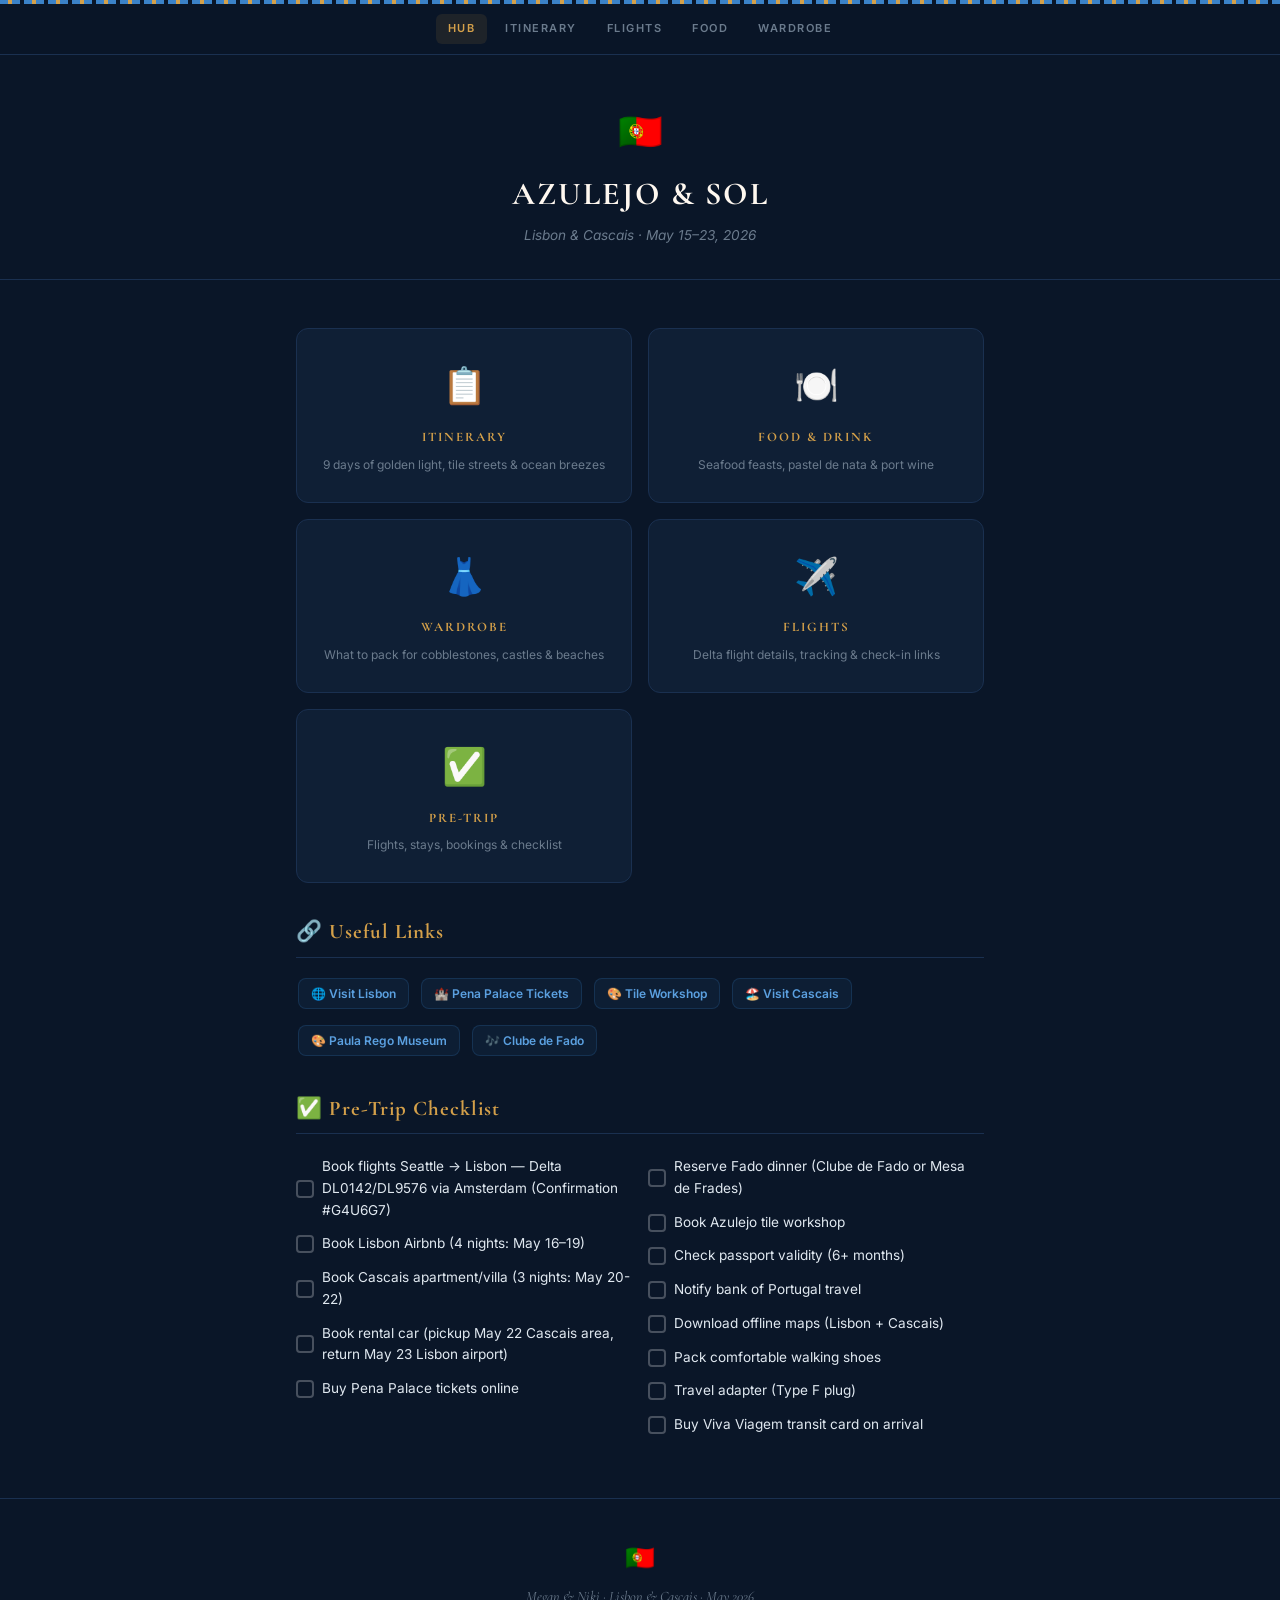
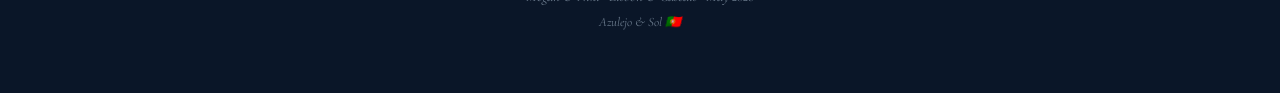
<file: trip-hub.html>
<!DOCTYPE html>
<html lang="en">
<head>
  <meta charset="UTF-8">
  <meta name="viewport" content="width=device-width, initial-scale=1.0">
  <title>Azulejo &amp; Sol — Trip Hub</title>
  <link rel="stylesheet" href="styles.css">
  <style>
    .hub-grid {
      display: grid;
      grid-template-columns: 1fr 1fr;
      gap: 16px;
      margin: 24px 0 32px;
    }
    .hub-card {
      background: var(--card);
      border: 1px solid var(--card-border);
      border-radius: var(--r);
      padding: 28px 20px;
      text-align: center;
      cursor: pointer;
      transition: border-color 0.3s, transform 0.2s, box-shadow 0.3s;
      text-decoration: none;
      display: block;
    }
    .hub-card:hover {
      border-color: var(--blue);
      transform: translateY(-2px);
      box-shadow: 0 4px 20px rgba(59, 130, 200, 0.12);
    }
    .hub-card .icon { font-size: 36px; margin-bottom: 12px; }
    .hub-card .card-title {
      font-family: var(--heading-font);
      font-size: 13px;
      font-weight: 700;
      color: var(--gold);
      text-transform: uppercase;
      letter-spacing: 2px;
      margin-bottom: 8px;
    }
    .hub-card .card-desc {
      font-size: 12px;
      color: var(--dim);
      line-height: 1.5;
    }
    .links-wrap {
      display: flex;
      flex-wrap: wrap;
      gap: 8px;
      margin-top: 12px;
    }
    @media (max-width: 600px) {
      .hub-grid { grid-template-columns: 1fr; }
    }
  </style>
</head>
<body>

<!-- Decorative tile bar -->
<div class="tile-border"></div>

<!-- Navigation -->
<nav class="top-nav">
  <a href="trip-hub.html" class="active">HUB</a>
  <a href="itinerary.html">ITINERARY</a>
  <a href="flights.html">FLIGHTS</a>
  <a href="meals.html">FOOD</a>
  <a href="clothing.html">WARDROBE</a>
</nav>

<!-- Page Header -->
<header class="page-header">
  <div class="emblem">🇵🇹</div>
  <h1>AZULEJO &amp; SOL</h1>
  <p class="subtitle">Lisbon &amp; Cascais · May 15–23, 2026</p>
</header>

<div class="container">

  <!-- ═══ Hub Grid ═══ -->
  <div class="hub-grid">
    <a href="itinerary.html" class="hub-card">
      <div class="icon">📋</div>
      <div class="card-title">Itinerary</div>
      <div class="card-desc">9 days of golden light, tile streets &amp; ocean breezes</div>
    </a>
    <a href="meals.html" class="hub-card">
      <div class="icon">🍽️</div>
      <div class="card-title">Food &amp; Drink</div>
      <div class="card-desc">Seafood feasts, pastel de nata &amp; port wine</div>
    </a>
    <a href="clothing.html" class="hub-card">
      <div class="icon">👗</div>
      <div class="card-title">Wardrobe</div>
      <div class="card-desc">What to pack for cobblestones, castles &amp; beaches</div>
    </a>
    <a href="flights.html" class="hub-card">
      <div class="icon">✈️</div>
      <div class="card-title">Flights</div>
      <div class="card-desc">Delta flight details, tracking &amp; check-in links</div>
    </a>
    <a href="#pretip" class="hub-card">
      <div class="icon">✅</div>
      <div class="card-title">Pre-Trip</div>
      <div class="card-desc">Flights, stays, bookings &amp; checklist</div>
    </a>
  </div>

  <!-- ═══ External Links ═══ -->
  <div class="section-header">
    <h2>🔗 Useful Links</h2>
  </div>
  <div class="links-wrap">
    <a class="ext-link" href="https://www.visitlisboa.com/en" target="_blank" rel="noopener">🌐 Visit Lisbon</a>
    <a class="ext-link" href="https://www.parquesdesintra.pt/en/parks-and-monuments/park-and-national-palace-of-pena/" target="_blank" rel="noopener">🏰 Pena Palace Tickets</a>
    <a class="ext-link" href="https://handson.pt/workshop/the-arts-of-azulejos-portuguese-tile-painting-workshop/" target="_blank" rel="noopener">🎨 Tile Workshop</a>
    <a class="ext-link" href="https://www.visitcascais.com/en" target="_blank" rel="noopener">🏖️ Visit Cascais</a>
    <a class="ext-link" href="https://www.casadashistoriaspaularego.com/en/" target="_blank" rel="noopener">🎨 Paula Rego Museum</a>
    <a class="ext-link" href="https://clubedefado.pt" target="_blank" rel="noopener">🎶 Clube de Fado</a>
  </div>

  <!-- ═══ Pre-Trip Checklist ═══ -->
  <div class="section-header" id="pretip">
    <h2>✅ Pre-Trip Checklist</h2>
  </div>
  <div class="pack-grid" id="pretip-list">
    <label><input type="checkbox" data-key="0"> Book flights Seattle → Lisbon — Delta DL0142/DL9576 via Amsterdam (Confirmation #G4U6G7)</label>
    <label><input type="checkbox" data-key="1"> Book Lisbon Airbnb (4 nights: May 16–19)</label>
    <label><input type="checkbox" data-key="2"> Book Cascais apartment/villa (3 nights: May 20-22)</label>
    <label><input type="checkbox" data-key="3"> Book rental car (pickup May 22 Cascais area, return May 23 Lisbon airport)</label>
    <label><input type="checkbox" data-key="4"> Buy Pena Palace tickets online</label>
    <label><input type="checkbox" data-key="5"> Reserve Fado dinner (Clube de Fado or Mesa de Frades)</label>
    <label><input type="checkbox" data-key="6"> Book Azulejo tile workshop</label>
    <label><input type="checkbox" data-key="7"> Check passport validity (6+ months)</label>
    <label><input type="checkbox" data-key="8"> Notify bank of Portugal travel</label>
    <label><input type="checkbox" data-key="9"> Download offline maps (Lisbon + Cascais)</label>
    <label><input type="checkbox" data-key="10"> Pack comfortable walking shoes</label>
    <label><input type="checkbox" data-key="11"> Travel adapter (Type F plug)</label>
    <label><input type="checkbox" data-key="12"> Buy Viva Viagem transit card on arrival</label>
  </div>

</div><!-- /.container -->

<!-- Footer -->
<footer class="page-footer">
  <div class="footer-emblem">🇵🇹</div>
  <p>Megan &amp; Niki · Lisbon &amp; Cascais · May 2026</p>
  <p style="margin-top: 4px; font-size: 0.8rem;">Azulejo &amp; Sol 🇵🇹</p>
</footer>

<script>
  /* ── Toggle for expandable cards ── */
  function toggle(el) {
    const card = el.closest('.day-card, .recipe-card, .cloth-card');
    if (card) card.classList.toggle('open');
  }

  /* ── Pre-trip checkbox persistence ── */
  (function () {
    const STORAGE_KEY = 'azulsol_pretip';
    const boxes = document.querySelectorAll('#pretip-list input[type=checkbox]');
    let saved = {};
    try { saved = JSON.parse(localStorage.getItem(STORAGE_KEY)) || {}; } catch (e) {}

    boxes.forEach(function (cb) {
      const k = cb.getAttribute('data-key');
      if (saved[k]) {
        cb.checked = true;
        cb.closest('label').style.opacity = '0.4';
        cb.closest('label').style.textDecoration = 'line-through';
      }
      cb.addEventListener('change', function () {
        saved[k] = cb.checked;
        localStorage.setItem(STORAGE_KEY, JSON.stringify(saved));
        if (cb.checked) {
          cb.closest('label').style.opacity = '0.4';
          cb.closest('label').style.textDecoration = 'line-through';
        } else {
          cb.closest('label').style.opacity = '1';
          cb.closest('label').style.textDecoration = 'none';
        }
      });
    });
  })();
</script>
</body>
</html>
</file>
<file: styles.css>
/* ═══════════════════════════════════════════════════
   AZULEJO & SOL — Shared Stylesheet
   Lisbon & Cascais Girls Trip · May 2026
   ═══════════════════════════════════════════════════ */

@import url('https://fonts.googleapis.com/css2?family=Cormorant+Garamond:ital,wght@0,400;0,600;0,700;1,400;1,600&family=Inter:wght@400;500;600;700&display=swap');

:root {
  --bg: #0A1628;
  --card: #0F1F35;
  --card-border: #1A3050;
  --blue: #3B82C8;
  --blue-light: #5BA0E0;
  --gold: #D4A04A;
  --gold-light: #E8B860;
  --cream: #FFF8F0;
  --text: #E0E8F0;
  --dim: #6B7B8D;
  --white: #FFFFFF;
  --r: 12px;
  --heading-font: 'Cormorant Garamond', Georgia, serif;
  --body-font: 'Inter', -apple-system, sans-serif;
}

* { margin: 0; padding: 0; box-sizing: border-box; }

body {
  background: var(--bg);
  color: var(--text);
  font-family: var(--body-font);
  line-height: 1.6;
  -webkit-font-smoothing: antialiased;
}

a { color: var(--blue-light); text-decoration: none; transition: color 0.3s; }
a:hover { color: var(--gold); }

/* ── Navigation ── */
.top-nav {
  position: sticky; top: 0; z-index: 100;
  display: flex; align-items: center; justify-content: center; gap: 6px;
  padding: 10px 16px;
  background: rgba(10, 22, 40, 0.92);
  backdrop-filter: blur(12px);
  border-bottom: 1px solid var(--card-border);
}
.top-nav a {
  font-family: var(--body-font);
  font-size: 11px; font-weight: 600;
  letter-spacing: 1.5px; text-transform: uppercase;
  color: var(--dim); padding: 6px 12px;
  border-radius: 6px; transition: all 0.3s;
}
.top-nav a:hover { color: var(--blue-light); background: rgba(59, 130, 200, 0.08); }
.top-nav a.active { color: var(--gold); background: rgba(212, 160, 74, 0.1); }

/* ── Page Header ── */
.page-header {
  text-align: center; padding: 48px 20px 32px;
  border-bottom: 1px solid var(--card-border);
}
.page-header .emblem { font-size: 36px; margin-bottom: 8px; }
.page-header h1 {
  font-family: var(--heading-font);
  font-size: 2rem; font-weight: 700;
  color: var(--cream); letter-spacing: 2px;
}
.page-header .subtitle {
  font-size: 0.85rem; color: var(--dim);
  margin-top: 6px; font-style: italic;
}

/* ── Container ── */
.container { max-width: 720px; margin: 0 auto; padding: 24px 16px; }

/* ── Section Headers ── */
.section-header {
  margin: 32px 0 16px;
  padding-bottom: 8px;
  border-bottom: 1px solid var(--card-border);
}
.section-header h2 {
  font-family: var(--heading-font);
  font-size: 1.3rem; font-weight: 700;
  color: var(--gold); letter-spacing: 1px;
}

/* ── Day Cards (Itinerary) ── */
.day-card {
  background: var(--card);
  border: 1px solid var(--card-border);
  border-radius: var(--r);
  margin-bottom: 16px;
  overflow: hidden;
}
.day-header {
  display: flex; align-items: center; gap: 14px;
  padding: 16px 20px;
  cursor: pointer;
  transition: background 0.2s;
}
.day-header:hover { background: rgba(59, 130, 200, 0.04); }
.day-badge {
  font-family: var(--heading-font);
  font-size: 1.1rem; font-weight: 700;
  color: var(--gold);
  background: rgba(212, 160, 74, 0.1);
  border: 1px solid rgba(212, 160, 74, 0.2);
  border-radius: 8px;
  width: 48px; height: 48px;
  display: flex; align-items: center; justify-content: center;
  flex-shrink: 0;
}
.day-info { flex: 1; }
.day-name {
  font-family: var(--heading-font);
  font-size: 1.1rem; font-weight: 700;
  color: var(--cream);
}
.day-date { font-size: 0.78rem; color: var(--dim); margin-top: 2px; }
.day-chev { color: var(--dim); font-size: 14px; transition: transform 0.3s; }
.day-card.open .day-chev { transform: rotate(180deg); }
.day-body { max-height: 0; overflow: hidden; transition: max-height 0.4s ease; }
.day-card.open .day-body { max-height: 2000px; }
.day-content { padding: 0 20px 20px; }

/* ── Timeline Items ── */
.tl { list-style: none; padding: 0; }
.tl li {
  display: flex; gap: 12px;
  padding: 10px 0;
  border-bottom: 1px solid rgba(255, 255, 255, 0.04);
  font-size: 0.88rem;
  line-height: 1.5;
}
.tl li:last-child { border-bottom: none; }
.time {
  font-family: var(--body-font);
  font-size: 0.75rem; font-weight: 600;
  color: var(--blue-light);
  min-width: 50px; flex-shrink: 0;
  padding-top: 2px;
}

/* ── Tags ── */
.tag {
  display: inline-block;
  font-size: 0.6rem; font-weight: 700;
  letter-spacing: 1px; text-transform: uppercase;
  padding: 2px 8px; border-radius: 4px;
  margin-left: 6px; vertical-align: middle;
}
.tag-food { background: rgba(212, 160, 74, 0.15); color: var(--gold); }
.tag-culture { background: rgba(59, 130, 200, 0.15); color: var(--blue-light); }
.tag-adventure { background: rgba(76, 175, 80, 0.15); color: #66BB6A; }
.tag-photo { background: rgba(233, 30, 99, 0.15); color: #E91E63; }
.tag-travel { background: rgba(156, 39, 176, 0.15); color: #BA68C8; }
.tag-relax { background: rgba(0, 188, 212, 0.12); color: #4DD0E1; }

/* ── Photo Ops ── */
.photo-ops {
  margin-top: 14px; padding: 12px 16px;
  background: rgba(233, 30, 99, 0.05);
  border: 1px solid rgba(233, 30, 99, 0.1);
  border-radius: 8px;
}
.photo-ops b { font-size: 0.78rem; color: #E91E63; letter-spacing: 1px; }
.photo-ops ul {
  list-style: none; padding: 0; margin-top: 6px;
}
.photo-ops li {
  font-size: 0.82rem; color: var(--dim);
  padding: 3px 0;
}
.photo-ops li::before { content: '📸 '; }

/* ── External Links ── */
.ext-link {
  display: inline-block;
  padding: 5px 12px;
  background: rgba(59, 130, 200, 0.08);
  border: 1px solid rgba(59, 130, 200, 0.2);
  border-radius: 8px;
  font-size: 0.75rem; font-weight: 600;
  color: var(--blue-light);
  margin: 4px 2px;
  transition: all 0.3s;
}
.ext-link:hover {
  border-color: var(--blue-light);
  background: rgba(59, 130, 200, 0.15);
  color: var(--white);
}

/* ── Recipe / Meal Cards ── */
.recipe-card {
  background: var(--card);
  border: 1px solid var(--card-border);
  border-radius: var(--r);
  margin-bottom: 16px;
  overflow: hidden;
  position: relative;
}
.rc-head {
  display: flex; align-items: center; justify-content: space-between;
  padding: 16px 20px;
  cursor: pointer;
  transition: background 0.2s;
}
.rc-head:hover { background: rgba(59, 130, 200, 0.04); }
.rc-title {
  font-family: var(--heading-font);
  font-size: 1.05rem; font-weight: 700;
  color: var(--cream);
}
.rc-when { font-size: 0.75rem; color: var(--dim); margin-top: 2px; }
.rc-chev { color: var(--dim); font-size: 14px; transition: transform 0.3s; }
.recipe-card.open .rc-chev { transform: rotate(180deg); }
.rc-body { max-height: 0; overflow: hidden; transition: max-height 0.4s ease; }
.recipe-card.open .rc-body { max-height: 3000px; }
.rc-content { padding: 0 20px 20px; }
.rc-label {
  font-size: 0.7rem; font-weight: 700;
  text-transform: uppercase; letter-spacing: 1.5px;
  color: var(--gold); margin: 14px 0 6px;
  padding-bottom: 4px;
  border-bottom: 1px solid rgba(255, 255, 255, 0.04);
}
.rc-content ul, .rc-content ol { padding-left: 18px; }
.rc-content li {
  font-size: 0.85rem; padding: 3px 0;
  line-height: 1.5; opacity: 0.85;
}
.rc-note {
  font-size: 0.8rem; font-style: italic;
  color: var(--dim); margin-top: 10px;
  padding: 8px 12px;
  background: rgba(212, 160, 74, 0.06);
  border-radius: 6px;
}

/* ── Swap Toggle ── */
.swap-toggle {
  position: absolute; top: 10px; right: 12px;
  padding: 5px 14px; border-radius: 8px;
  font-size: 0.7rem; font-family: var(--body-font);
  font-weight: 600; letter-spacing: 1px;
  background: rgba(59, 130, 200, 0.08);
  color: var(--blue-light);
  border: 1px solid rgba(59, 130, 200, 0.3);
  cursor: pointer; z-index: 2;
  transition: all 0.3s;
}
.swap-toggle:hover { background: var(--blue); color: var(--white); }

/* ── Clothing Cards ── */
.cloth-card {
  background: var(--card);
  border: 1px solid var(--card-border);
  border-radius: var(--r);
  margin-bottom: 16px;
  overflow: hidden;
}
.cloth-head {
  display: flex; align-items: center; justify-content: space-between;
  padding: 16px 20px;
  cursor: pointer;
}
.cloth-head:hover { background: rgba(59, 130, 200, 0.04); }
.cloth-title {
  font-family: var(--heading-font);
  font-size: 1.05rem; font-weight: 700;
  color: var(--cream);
}
.cloth-when { font-size: 0.75rem; color: var(--dim); margin-top: 2px; }
.cloth-chev { color: var(--dim); font-size: 14px; transition: transform 0.3s; }
.cloth-card.open .cloth-chev { transform: rotate(180deg); }
.cloth-body { max-height: 0; overflow: hidden; transition: max-height 0.4s ease; }
.cloth-card.open .cloth-body { max-height: 2000px; }
.cloth-content { padding: 0 20px 20px; }

.person-block { margin-top: 10px; }
.person-name {
  font-family: var(--heading-font);
  font-weight: 700; color: var(--gold);
  font-size: 0.9rem; margin-bottom: 4px;
}
.person-block p {
  font-size: 0.85rem; color: var(--text);
  opacity: 0.8; line-height: 1.6; padding: 2px 0;
}

/* ── Grocery / Checklist ── */
.grocery-section {
  background: var(--card);
  border: 1px solid var(--card-border);
  border-radius: var(--r);
  padding: 16px 20px;
  margin-bottom: 12px;
}
.grocery-section h4 {
  font-family: var(--heading-font);
  font-size: 0.9rem; font-weight: 700;
  color: var(--gold); margin-bottom: 8px;
}

.grocery-check {
  display: flex; align-items: center; gap: 8px;
  font-size: 0.85rem; padding: 5px 0; cursor: pointer; color: var(--text);
}
.grocery-check input[type=checkbox] {
  width: 18px; height: 18px; flex-shrink: 0;
  appearance: none; -webkit-appearance: none;
  border: 2px solid rgba(255,255,255,0.25); border-radius: 4px;
  background: transparent; cursor: pointer; position: relative;
}
.grocery-check input[type=checkbox]:checked {
  background: var(--blue); border-color: var(--blue);
}
.grocery-check input[type=checkbox]:checked::after {
  content: '✓'; position: absolute; top: -1px; left: 2px;
  font-size: 13px; color: var(--white); font-weight: bold;
}
.grocery-check.checked { opacity: 0.4; text-decoration: line-through; }

/* ── Packing Checklist ── */
.pack-grid { columns: 2; column-gap: 16px; }
.pack-grid label {
  display: flex; align-items: center; gap: 8px;
  font-size: 0.85rem; padding: 6px 0; color: var(--text); cursor: pointer;
  break-inside: avoid;
}
.pack-grid input[type=checkbox] {
  width: 18px; height: 18px; flex-shrink: 0;
  appearance: none; -webkit-appearance: none;
  border: 2px solid rgba(255,255,255,0.25); border-radius: 4px;
  background: transparent; cursor: pointer; position: relative;
}
.pack-grid input[type=checkbox]:checked {
  background: var(--blue); border-color: var(--blue);
}
.pack-grid input[type=checkbox]:checked::after {
  content: '✓'; position: absolute; top: -1px; left: 2px;
  font-size: 13px; color: var(--white); font-weight: bold;
}
.pack-grid label:has(input:checked) { opacity: 0.4; text-decoration: line-through; }

/* ── Footer ── */
.page-footer {
  text-align: center;
  padding: 40px 20px 60px;
  border-top: 1px solid var(--card-border);
  margin-top: 32px;
}
.footer-emblem { font-size: 24px; margin-bottom: 8px; }
.page-footer p {
  font-family: var(--heading-font);
  font-size: 0.9rem; color: var(--dim);
  font-style: italic;
}

/* ── Tile Pattern Decoration ── */
.tile-border {
  height: 4px;
  background: repeating-linear-gradient(
    90deg,
    var(--blue) 0px, var(--blue) 8px,
    var(--gold) 8px, var(--gold) 12px,
    var(--blue) 12px, var(--blue) 20px,
    transparent 20px, transparent 24px
  );
}

/* ── Responsive ── */
@media (max-width: 600px) {
  .page-header h1 { font-size: 1.5rem; }
  .top-nav a { font-size: 10px; padding: 5px 8px; letter-spacing: 1px; }
  .pack-grid { columns: 1; }
  .day-header { padding: 14px 16px; }
  .day-content { padding: 0 16px 16px; }
}

/* ── Print ── */
@media print {
  body { background: #fff; color: #222; }
  .top-nav { display: none; }
  .day-card, .recipe-card, .cloth-card { border-color: #ddd; background: #fff; }
  .day-body, .rc-body, .cloth-body { max-height: none !important; }
  .page-header { border-bottom-color: #ddd; }
  .page-header h1 { color: #222; }
  a { color: #1a5fa0; }
}

/* ── Toggle JS helper ── */
.open > .day-body,
.open > .rc-body,
.open > .cloth-body { max-height: 3000px; }
</file>
